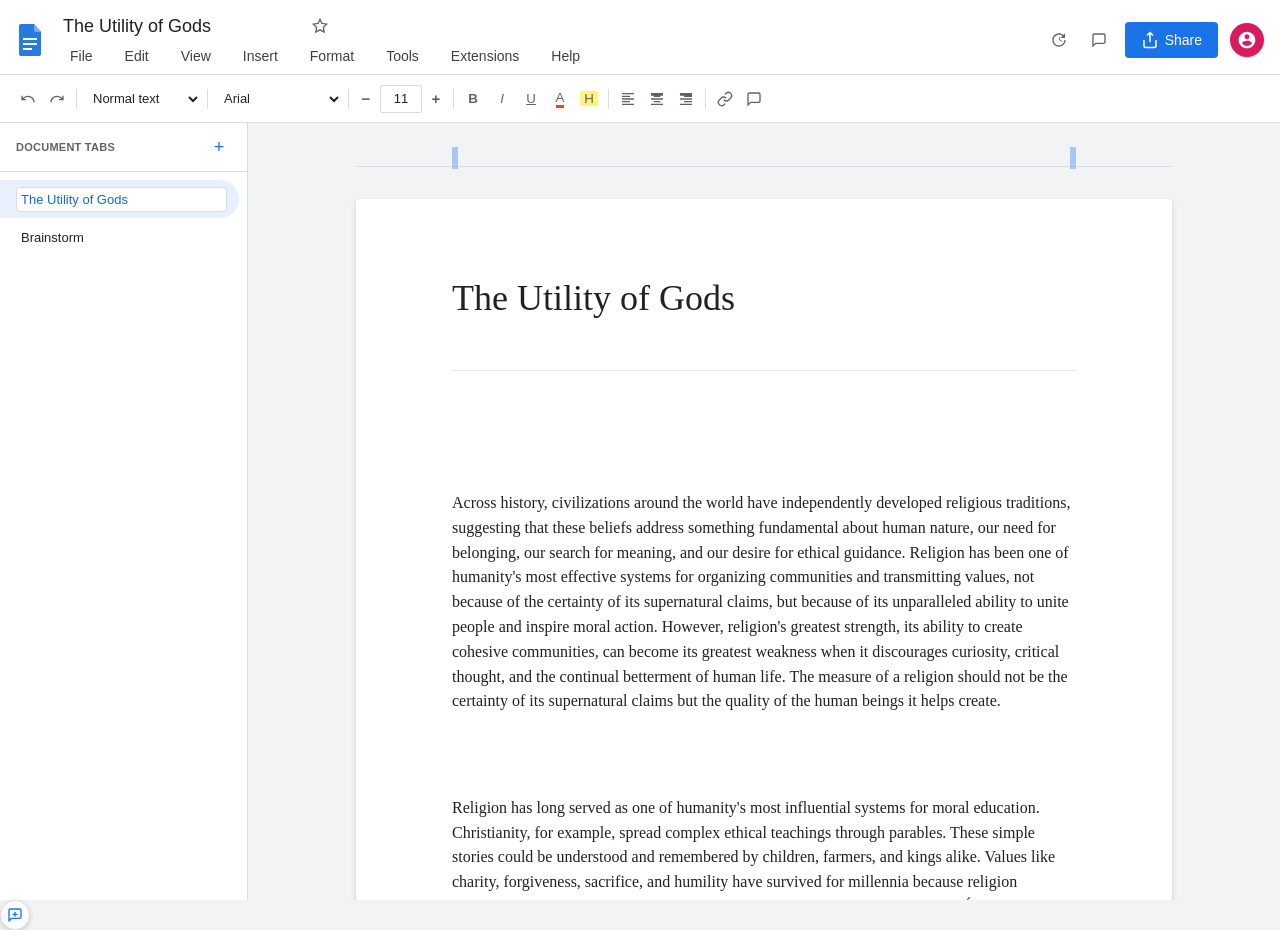
<file: index.html>
<!DOCTYPE html>
<html lang="en">
<head>
    <meta charset="UTF-8" />
    <meta name="viewport" content="width=device-width, initial-scale=1.0" />
    <title>The Utility of Gods - Google Docs</title>
    <link rel="icon" type="image/svg+xml" href="data:image/svg+xml;utf8,<svg xmlns='http://www.w3.org/2000/svg' viewBox='0 0 24 32'><path d='M16 0H3a2 2 0 0 0-2 2v28a2 2 0 0 0 2 2h18a2 2 0 0 0 2-2V8z' fill='%23267CDE'/><path d='M16 0v6a2 2 0 0 0 2 2h5z' fill='%237BAAF7'/><rect x='6' y='14' width='12' height='2' fill='%23fff'/><rect x='6' y='19' width='12' height='2' fill='%23fff'/><rect x='6' y='24' width='8' height='2' fill='%23fff'/></svg>" />

    <style>
        /* ===== layout.css ===== */
        :root {
            --header-bg: #ffffff;
            --toolbar-bg: #ffffff;
            --canvas-bg: #f1f3f4;
            --border-subtle: #e0e0e0;
            --border-strong: #dadce0;
            --text-primary: #202124;
            --text-secondary: #5f6368;
            --accent-blue: #1a73e8;
            --tabs-width: 248px;
            --panel-width: 360px;
            --page-width: 816px;
            --ruler-h: 20px;
        }

        * {
            box-sizing: border-box;
            transition: background-color .12s ease, color .12s ease, box-shadow .12s ease;
        }

        html,
        body {
            height: 100%;
            margin: 0;
            padding: 0;
            overflow: hidden;
            font-family: Arial, sans-serif;
            color: var(--text-primary);
            background: var(--canvas-bg);
        }

        /* ===== Scrollbar ===== */
        ::-webkit-scrollbar {
            width: 10px;
            height: 10px;
        }
        ::-webkit-scrollbar-track {
            background: transparent;
        }
        ::-webkit-scrollbar-thumb {
            background: #dadce0;
            border-radius: 8px;
            border: 2px solid #f1f3f4;
        }
        ::-webkit-scrollbar-thumb:hover {
            background: #bdc1c6;
        }

        ::selection {
            background: rgba(26, 115, 232, .25);
        }

        /* ===== Google Docs Cursor ===== */
        .doc-page {
            caret-color: #202124;
        }
        .doc-page * {
            caret-color: #202124;
        }
        .doc-page:focus {
            outline: none;
        }

        .app-shell {
            display: flex;
            flex-direction: column;
            height: 100dvh;
            min-height: 100dvh;
            background: var(--canvas-bg);
        }

        .app-header {
            flex: 0 0 auto;
            background: var(--header-bg);
            border-bottom: 1px solid var(--border-strong);
            z-index: 10;
            display: flex;
            flex-direction: column;
            min-height: unset;
            height: auto;
        }

        .workspace-wrapper {
            flex: 1 1 auto;
            display: flex;
            flex-direction: row;
            width: 100%;
            overflow: hidden;
            position: relative;
            min-height: 0;
        }

        /* Sidebar Navigation Tabs — document sidebar */
        .sidebar-tabs {
            width: var(--tabs-width);
            border-right: 1px solid #dadce0;
            background: #ffffff;
            display: flex;
            flex-direction: column;
            flex-shrink: 0;
            height: 100%;
        }

        .sidebar-header {
            padding: 12px 16px;
            font-size: 11px;
            text-transform: uppercase;
            letter-spacing: .25px;
            color: #5f6368;
            font-weight: 600;
            border-bottom: 1px solid #dadce0;
            display: flex;
            justify-content: space-between;
            align-items: center;
            flex-shrink: 0;
        }

        .add-tab-btn {
            background: none;
            border: none;
            color: var(--accent-blue);
            font-size: 18px;
            line-height: 1;
            cursor: pointer;
            width: 24px;
            height: 24px;
            border-radius: 50%;
            display: flex;
            align-items: center;
            justify-content: center;
            flex-shrink: 0;
        }
        .add-tab-btn:hover {
            background: rgba(26, 115, 232, 0.1);
        }

        .tabs-list {
            flex: 1;
            overflow-y: auto;
            padding: 8px 0;
        }

        .tab-item-row {
            display: flex;
            align-items: center;
            justify-content: space-between;
            padding: 6px 12px 6px 16px;
            padding-top: 7px;
            cursor: pointer;
            border-radius: 0 24px 24px 0;
            margin-right: 8px;
            font-size: 14px;
            color: var(--text-primary);
            gap: 8px;
            transition: background-color .12s ease, color .12s ease;
        }
        .tab-item-row:hover {
            background: #f1f3f4;
        }
        .tab-item-row.active {
            background: #e8f0fe;
            color: #1967d2;
            font-weight: 500;
        }

        .tab-name-input {
            border: 1px solid transparent;
            background: transparent;
            color: inherit;
            font-size: 13px;
            width: 100%;
            padding: 4px;
            border-radius: 4px;
            font-weight: inherit;
            outline: none;
        }
        .tab-item-row.active .tab-name-input {
            background: #ffffff;
            border-color: var(--border-strong);
        }
        .tab-name-input:focus {
            background: white;
            border-color: var(--accent-blue);
            outline: 2px solid var(--accent-blue);
            outline-offset: 1px;
        }

        .tab-close-btn {
            background: none;
            border: none;
            color: var(--text-secondary);
            cursor: pointer;
            font-size: 16px;
            padding: 0;
            display: none;
            border-radius: 50%;
            width: 20px;
            height: 20px;
            align-items: center;
            justify-content: center;
        }
        .tab-close-btn:hover {
            background: rgba(0, 0, 0, 0.1);
            color: #c2185b;
        }
        .tab-item-row:hover .tab-close-btn {
            display: flex;
        }

        /* Main Document Workspace Area */
        .workspace {
            flex: 1;
            display: flex;
            flex-direction: column;
            background: var(--canvas-bg);
            overflow: hidden;
            position: relative;
            min-height: 0;
        }

        .canvas-scroll-container {
            flex: 1;
            overflow-y: auto;
            overflow-x: visible;
            padding: 24px 0 24px 0;
            display: flex;
            justify-content: center;
            min-height: 0;
        }

        /* Document Page Wrapper */
        .doc-canvas {
            position: relative;
            width: var(--page-width);
        }

        .doc-page {
            width: 8.5in;
            min-height: 11in;
            padding: 72px 96px 150px 96px;
            margin: 2rem auto;
            background-color: #ffffff;
            box-shadow: 0 1px 3px rgba(60, 64, 67, .15), 0 4px 8px rgba(60, 64, 67, .08);
            border-radius: 2px;
            line-height: 1.55;
            outline: none;
            word-wrap: break-word;
            overflow-wrap: break-word;
            white-space: pre-wrap;
            position: relative;
            box-sizing: border-box;
            color: #202124;
            -webkit-font-smoothing: antialiased;
            transition: box-shadow .12s ease;
            caret-color: #202124;
        }
        .doc-page:hover {
            box-shadow: 0 2px 4px rgba(60, 64, 67, .15), 0 6px 12px rgba(60, 64, 67, .1);
        }
        .doc-page:focus {
            outline: none;
        }
        .doc-page * {
            max-width: 100%;
            box-sizing: border-box;
            caret-color: #202124;
        }
        .doc-page p {
            max-width: 660px;
            margin-left: auto;
            margin-right: auto;
        }

        .essay-main-title {
            font-family: 'Georgia', serif;
            font-size: 36px;
            font-weight: 400;
            color: #202124;
            margin-top: 0;
            margin-bottom: 10px;
            text-align: left;
            max-width: 660px;
            margin-left: auto;
            margin-right: auto;
        }
        .title-divider {
            border: 0;
            height: 1px;
            background: #e5e7eb;
            margin-bottom: 30px;
            max-width: 660px;
            margin-left: auto;
            margin-right: auto;
        }

        .editor-container {
            background-color: #f1f3f4;
            padding-top: 52px;
        }
        .page-number {
            text-align: center;
            margin-top: 16px;
            font-size: 11px;
            color: var(--text-secondary);
        }

        /* ===== COMMENTS MARGIN TRACK ===== */
        .margin-comments-track {
            position: absolute;
            top: 0;
            left: 100%;
            width: 320px;
            height: 100%;
            pointer-events: none;
            z-index: 100;
        }

        .margin-comment-card {
            position: absolute;
            width: 280px;
            background: #ffffff;
            border: 1px solid var(--border-strong);
            border-radius: 8px;
            padding: 12px;
            margin-left: 30px;
            box-shadow: 0 1px 2px rgba(60, 64, 67, .3), 0 1px 3px rgba(60, 64, 67, .15);
            pointer-events: auto;
            cursor: pointer;
            transition: box-shadow 0.15s, border-color 0.15s;
        }
        .margin-comment-card:hover {
            box-shadow: 0 4px 8px rgba(60, 64, 67, 0.15);
            border-color: var(--accent-blue);
        }
        .margin-comment-header {
            display: flex;
            align-items: center;
            gap: 8px;
            margin-bottom: 6px;
        }
        .margin-comment-avatar {
            width: 32px;
            height: 32px;
            border-radius: 50%;
            color: white;
            display: flex;
            align-items: center;
            justify-content: center;
            font-size: 11px;
            font-weight: 500;
            flex-shrink: 0;
        }
        .margin-comment-author {
            font-size: 13px;
            font-weight: 500;
            color: var(--text-primary);
        }
        .margin-comment-text {
            font-size: 13px;
            color: var(--text-primary);
            line-height: 1.4;
        }

        /* ===== COMMENTS SIDEBAR — FIXED ===== */
        .docs-sidebar {
            flex: 0 0 360px;
            width: 360px;
            height: 100%;
            background: #f9fbfd;
            border-left: 1px solid #dadce0;
            display: flex;
            flex-direction: column;
            overflow: hidden;
            z-index: 1000;
            position: relative;
            font-family: Arial, sans-serif;
            color: #1f1f1f;
            flex-shrink: 0;
        }
        .docs-sidebar[hidden] {
            display: none !important;
        }

        /* comments-header — unique, no inheritance from document sidebar */
        .comments-header {
            display: flex;
            justify-content: space-between;
            align-items: center;
            padding: 12px 20px 8px;
            border-bottom: 1px solid #dadce0;
            letter-spacing: 0;
            text-transform: none;
            font-size: 18px;
            color: #1f1f1f;
            height: 56px;
            flex-shrink: 0;
            background: #f9fbfd;
        }
        .comments-header h3 {
            font-size: 18px;
            font-weight: 400;
            margin: 0;
            color: #1f1f1f;
            letter-spacing: 0;
        }

        .comments-header .header-icons {
            display: flex;
            gap: 4px;
        }

        /* comments-tabs — completely separate from document sidebar tabs */
        .comments-tabs {
            display: flex;
            padding: 0 20px;
            margin-top: 0;
            border-bottom: 1px solid #dadce0;
            gap: 24px;
            background: #f9fbfd;
            letter-spacing: 0;
            text-transform: none;
            color: #444746;
            flex-shrink: 0;
            width: 100%;
            height: auto;
            border-right: none;
            flex-direction: row;
        }
        .comments-tabs .tab {
            font-size: 14px;
            font-weight: 500;
            color: #444746;
            padding-bottom: 12px;
            cursor: pointer;
            background: transparent;
            border-radius: 0;
        }
        .comments-tabs .tab.active {
            color: #0b57d0;
            border-bottom: 3px solid #0b57d0;
            border-radius: 3px 3px 0 0;
        }

        .comments-filters {
            padding: 12px 20px;
            display: flex;
            gap: 8px;
            flex-shrink: 0;
            background: #f9fbfd;
        }
        .comments-filters .filter-btn {
            background-color: white;
            border: 1px solid #747775;
            border-radius: 8px;
            padding: 6px 12px;
            font-size: 12px;
            font-weight: 500;
            color: #444746;
            cursor: pointer;
            display: flex;
            align-items: center;
            gap: 6px;
        }
        .comments-filters .filter-btn:hover {
            background-color: #f1f3f4;
        }

        .comments-content {
            flex: 1 1 auto;
            overflow-y: auto;
            padding: 8px 16px 16px;
            min-height: 0;
            width: 100%;
            background: #f9fbfd;
        }
        .comments-content .empty-state {
            display: flex;
            flex-direction: column;
            align-items: center;
            justify-content: center;
            height: 100%;
            gap: 16px;
            padding: 40px 0;
        }
        .comments-content .empty-state p {
            font-size: 14px;
            color: #444746;
            margin: 0;
        }

        .comments-content .primary-add-btn {
            background-color: #0b57d0;
            color: white;
            border: none;
            border-radius: 20px;
            padding: 10px 24px;
            font-size: 14px;
            font-weight: 500;
            cursor: pointer;
        }
        .comments-content .primary-add-btn:disabled {
            opacity: 0.45;
            cursor: default;
            pointer-events: none;
        }
        .comments-content .primary-add-btn:hover:not(:disabled) {
            background-color: #0842a0;
        }

        .comments-footer {
            padding: 16px 20px;
            font-size: 12px;
            color: #444746;
            text-align: center;
            line-height: 1.5;
            border-top: 1px solid #dadce0;
            flex-shrink: 0;
            background: #f9fbfd;
        }
        .comments-footer a {
            color: #0b57d0;
            text-decoration: none;
        }
        .comments-footer a:hover {
            text-decoration: underline;
        }

        /* Modern Google Docs Card Styling in Sidebar */
        .docs-comment-card {
            background: #ffffff;
            border: 1px solid #dadce0;
            border-radius: 8px;
            padding: 16px;
            margin-bottom: 12px;
            transition: box-shadow 0.15s, border-color 0.15s;
            box-shadow: 0 1px 2px rgba(60, 64, 67, .3), 0 1px 3px rgba(60, 64, 67, .15);
            cursor: pointer;
        }
        .docs-comment-card:hover {
            box-shadow: 0 1px 3px rgba(60, 64, 67, 0.2), 0 2px 6px rgba(60, 64, 67, 0.15);
            border-color: #c0c0c0;
        }
        .docs-comment-card.active-comment {
            border-left: 4px solid #0b57d0;
            background-color: #f8fafd;
        }
        .docs-comment-header {
            display: flex;
            align-items: center;
            gap: 8px;
            margin-bottom: 8px;
        }
        .docs-comment-avatar {
            width: 32px;
            height: 32px;
            border-radius: 50%;
            background-color: #0b57d0;
            color: white;
            display: flex;
            align-items: center;
            justify-content: center;
            font-size: 13px;
            font-weight: 500;
            flex-shrink: 0;
        }
        .docs-comment-avatar svg {
            width: 18px;
            height: 18px;
            fill: white;
        }
        .docs-comment-author {
            font-weight: 500;
            color: #1f1f1f;
            font-size: 13px;
        }
        .docs-comment-time {
            font-size: 11px;
            color: #5f6368;
            margin-left: auto;
        }
        .docs-comment-quote {
            font-size: 12px;
            color: #444746;
            border-left: 2px solid #1a73e8;
            padding-left: 8px;
            margin: 8px 0;
            font-style: italic;
            white-space: nowrap;
            overflow: hidden;
            text-overflow: ellipsis;
            background: #f8f9fa;
            padding: 6px 8px;
            border-radius: 0;
        }
        .docs-comment-body {
            color: #1f1f1f;
            font-size: 13px;
            line-height: 1.4;
            margin-bottom: 8px;
            word-break: break-word;
        }
        .docs-comment-actions {
            display: flex;
            gap: 8px;
            border-top: 1px solid #f1f3f4;
            padding-top: 8px;
            margin-top: 8px;
        }
        .docs-comment-btn {
            background: transparent;
            border: none;
            font-size: 12px;
            font-weight: 500;
            color: #0b57d0;
            cursor: pointer;
            padding: 4px 10px;
            border-radius: 16px;
            border: 1px solid #747775;
        }
        .docs-comment-btn:hover {
            background-color: #f1f3f4;
        }
        .docs-comment-btn.resolve-btn {
            color: #34a853;
            border-color: #34a853;
            background: transparent;
        }
        .docs-comment-btn.resolve-btn:hover {
            background-color: rgba(52, 168, 83, 0.05);
        }
        .docs-comment-btn.delete-btn {
            color: #d93025;
            border-color: #d93025;
        }
        .docs-comment-btn.delete-btn:hover {
            background-color: rgba(217, 48, 37, 0.05);
        }

        /* ===== Ruler ===== */
        .ruler {
            width: var(--page-width);
            height: 20px;
            background: #ffffff;
            position: relative;
            margin-bottom: 4px;
            border-bottom: 1px solid #dadce0;
            flex-shrink: 0;
            box-shadow: inset 0 -1px 0 #dadce0;
        }
        .ruler-track {
            position: relative;
            width: 100%;
            height: 100%;
        }
        .ruler-face {
            width: 100%;
            height: 100%;
            background: #f1f3f4;
        }
        .ruler-margin-marker {
            position: absolute;
            top: 0;
            width: 6px;
            height: 22px;
            background: #8ab4f8;
            opacity: 0.7;
        }

        /* ===== Version History ===== */
        #version-history-view[hidden] {
            display: none !important;
        }
        #version-history-view {
            position: fixed;
            top: 0;
            left: 0;
            width: 100vw;
            height: 100vh;
            z-index: 2000;
            background: var(--canvas-bg);
            display: flex;
            flex-direction: column;
        }

        .vh-header {
            display: flex;
            align-items: center;
            gap: 14px;
            padding: 12px 20px;
            background: #ffffff;
            border-bottom: 1px solid var(--border-strong);
            flex-shrink: 0;
        }
        .vh-title {
            font-size: 18px;
            font-weight: 400;
            flex: 1;
            color: #202124;
        }
        .vh-back-btn {
            background: transparent;
            border: none;
            cursor: pointer;
            width: 32px;
            height: 32px;
            border-radius: 4px;
            display: flex;
            align-items: center;
            justify-content: center;
        }
        .vh-back-btn:hover {
            background: rgba(60, 64, 67, 0.08);
        }
        .restore-action-btn {
            background: var(--accent-blue);
            color: #ffffff;
            border: none;
            padding: 8px 16px;
            font-size: 14px;
            font-weight: 500;
            border-radius: 4px;
            cursor: pointer;
        }
        .restore-action-btn:hover {
            background: #1557b0;
        }

        .vh-tabs-sidebar .tab-item-row {
            padding: 6px 16px;
            font-size: 13px;
        }
        .vh-tabs-sidebar .tab-item-row.active {
            background: #e8f0fe;
            color: #1967d2;
        }

        .version-list {
            display: flex;
            flex-direction: column;
            gap: 4px;
            padding: 8px 0;
        }

        .vh-item {
            display: flex;
            align-items: flex-start;
            gap: 10px;
            padding: 10px 12px;
            border-radius: 6px;
            cursor: pointer;
            transition: background 0.15s;
        }
        .vh-item:hover {
            background: #f1f3f4;
        }
        .vh-item.active {
            background: #e8f0fe;
        }

        .vh-item-arrow {
            color: var(--text-secondary);
            opacity: 0;
            transition: opacity 0.15s;
            margin-top: 2px;
            flex-shrink: 0;
        }
        .vh-item.active .vh-item-arrow {
            opacity: 1;
            color: var(--accent-blue);
        }

        .vh-item-content {
            flex: 1;
            min-width: 0;
        }
        .vh-item-time {
            font-size: 13px;
            font-weight: 500;
            color: var(--text-primary);
        }
        .vh-item-subtitle {
            font-size: 12px;
            color: var(--text-secondary);
            margin-bottom: 4px;
        }
        .vh-item-author-row {
            display: flex;
            align-items: center;
            gap: 6px;
            font-size: 12px;
        }
        .vh-author-dot {
            width: 16px;
            height: 16px;
            border-radius: 50%;
            flex-shrink: 0;
        }

        .vh-day-group {
            font-size: 11px;
            text-transform: uppercase;
            letter-spacing: 0.8px;
            color: var(--text-secondary);
            font-weight: 600;
            padding: 12px 12px 6px;
        }

        .vh-edit-you {
            position: relative;
            background-color: rgba(66, 133, 244, 0.08);
            border-radius: 2px;
            padding: 16px 12px 12px;
            margin: 0 -12px 16px;
        }
        .vh-edit-label {
            position: absolute;
            top: -12px;
            left: 12px;
            font-size: 10px;
            font-weight: 500;
            color: #4285f4;
            background: white;
            padding: 0 6px;
            white-space: nowrap;
        }

        .history-viewport {
            flex: 1;
            background-color: #f1f3f4;
            overflow-y: auto;
            padding: 40px 24px 80px 24px;
            display: flex;
            flex-direction: column;
            align-items: center;
            gap: 30px;
        }

        .history-page {
            background: #ffffff;
            width: 8.5in;
            min-height: 11in;
            padding: 72px 96px 150px 96px;
            box-shadow: 0 1px 3px rgba(60, 64, 67, .15), 0 4px 8px rgba(60, 64, 67, .08);
            box-sizing: border-box;
            position: relative;
            word-wrap: break-word;
            overflow-wrap: break-word;
            white-space: pre-wrap;
            line-height: 1.55;
            color: #202124;
            -webkit-font-smoothing: antialiased;
        }
        .history-page * {
            max-width: 100%;
            box-sizing: border-box;
        }
        .history-page p {
            max-width: 660px;
            margin-left: auto;
            margin-right: auto;
        }
        .history-page .page-number-label {
            position: absolute;
            bottom: 24px;
            right: 40px;
            font-size: 12px;
            color: #9ca3af;
            user-select: none;
        }

        .vh-author-dot.marcus-green {
            background-color: #0f9d58 !important;
        }
        .vh-item .vh-author-dot.you-blue {
            background-color: #1a73e8 !important;
        }

        /* ===== HEADER ===== */
        .header-top {
            display: flex;
            align-items: center;
            padding: 10px 16px 4px;
            gap: 12px;
            flex-shrink: 0;
        }

        .doc-icon {
            display: flex;
            align-items: center;
            border-radius: 4px;
            padding: 2px;
            text-decoration: none;
        }
        .doc-icon:hover {
            background: rgba(0, 0, 0, 0.05);
        }

        .title-block {
            flex: 1;
            display: flex;
            flex-direction: column;
        }
        .title-row {
            display: flex;
            align-items: center;
            gap: 4px;
            margin-top: 2px;
        }

        .doc-title {
            font-size: 18px;
            font-weight: 400;
            height: 28px;
            color: #202124;
            border: 1px solid transparent;
            background: transparent;
            padding: 2px 6px;
            border-radius: 4px;
            font-family: Arial, sans-serif;
            max-width: 280px;
            outline: none;
        }
        .doc-title:hover {
            border-color: var(--border-strong);
        }
        .doc-title:focus {
            background: #fff;
            border-color: var(--accent-blue);
            outline: 2px solid var(--accent-blue);
            outline-offset: 1px;
        }

        .star-btn {
            background: none;
            border: none;
            width: 28px;
            height: 28px;
            border-radius: 4px;
            color: var(--text-secondary);
            cursor: pointer;
            display: flex;
            align-items: center;
            justify-content: center;
        }
        .star-btn:hover {
            background: rgba(0, 0, 0, 0.05);
        }

        .menubar {
            display: flex;
            gap: 4px;
            margin-top: 2px;
        }
        .menubar span {
            padding: 0 14px;
            font-size: 14px;
            font-weight: 400;
            color: #3c4043;
            border-radius: 4px;
            cursor: pointer;
            user-select: none;
            line-height: 28px;
            transition: background-color .12s ease;
        }
        .menubar span:hover {
            background: #f1f3f4;
            border-radius: 4px;
        }

        .header-actions {
            display: flex;
            align-items: center;
            gap: 12px;
        }

        .icon-btn,
        .toolbar-btn {
            width: 28px;
            height: 28px;
            background: transparent;
            border: none;
            border-radius: 2px;
            color: #5f6368;
            display: inline-flex;
            align-items: center;
            justify-content: center;
            cursor: pointer;
            transition: background-color .12s ease, color .12s ease;
        }
        .icon-btn:hover,
        .toolbar-btn:hover {
            background: #f1f3f4;
            color: var(--text-primary);
        }

        .share-btn {
            background: #1a73e8;
            color: #ffffff;
            border: none;
            font-weight: 500;
            padding: 0 16px;
            height: 36px;
            border-radius: 4px;
            font-size: 14px;
            display: inline-flex;
            align-items: center;
            cursor: pointer;
            transition: background-color .12s ease;
        }
        .share-btn:hover {
            background: #1557b0;
        }

        .anonymous-profile {
            width: 34px;
            height: 34px;
            border-radius: 50%;
            background: #d81b60;
            color: #ffffff;
            display: flex;
            align-items: center;
            justify-content: center;
            cursor: help;
            box-shadow: 0 1px 2px rgba(0, 0, 0, 0.15);
        }
        .anonymous-profile svg {
            width: 20px;
            height: 20px;
            fill: white;
        }

        /* ===== TOOLBAR ===== */
        .toolbar {
            display: flex;
            align-items: center;
            flex-wrap: wrap;
            gap: 1px;
            padding: 4px 14px;
            background: #ffffff;
            border-top: 1px solid #dadce0;
            height: 48px;
            flex-shrink: 0;
        }
        .toolbar-sep {
            width: 1px;
            height: 20px;
            background: #dadce0;
            margin: 0 4px;
        }

        .toolbar-select {
            border: 1px solid transparent;
            background: transparent;
            font-family: inherit;
            font-size: 13px;
            color: var(--text-primary);
            padding: 4px 6px;
            border-radius: 2px;
            cursor: pointer;
            outline: none;
            height: 28px;
            transition: background-color .12s ease;
        }
        .toolbar-select:hover {
            background: #f1f3f4;
        }
        .toolbar-select:focus {
            outline: 2px solid var(--accent-blue);
            outline-offset: 1px;
        }

        #font-select {
            width: 130px;
        }
        #style-select {
            width: 120px;
        }

        .size-controls {
            display: flex;
            align-items: center;
        }
        .text-size-btn {
            width: 24px;
            height: 24px;
            font-size: 15px;
            font-weight: bold;
            border-radius: 2px;
            color: #5f6368;
        }
        .font-size-input {
            width: 42px;
            height: 28px;
            border: 1px solid #dadce0;
            text-align: center;
            font-size: 13px;
            margin: 0 2px;
            border-radius: 2px;
            outline: none;
            background: transparent;
            color: #202124;
        }
        .font-size-input:focus {
            outline: 2px solid var(--accent-blue);
            outline-offset: 1px;
        }

        /* ===== MODAL ===== */
        .modal-overlay {
            position: fixed;
            inset: 0;
            background: rgba(0, 0, 0, 0.4);
            display: flex;
            align-items: center;
            justify-content: center;
            z-index: 3000;
        }
        .modal-overlay[hidden] {
            display: none;
        }
        .modal-card {
            background: #ffffff;
            padding: 24px;
            border-radius: 8px;
            width: 440px;
            box-shadow: 0 4px 16px rgba(0, 0, 0, 0.2);
        }
        .modal-card h3 {
            margin: 0 0 12px 0;
            font-size: 18px;
            font-weight: 500;
        }
        .modal-card p {
            margin: 0 0 24px 0;
            font-size: 14px;
            color: var(--text-secondary);
            line-height: 1.5;
        }
        .modal-actions {
            display: flex;
            justify-content: flex-end;
            gap: 12px;
        }

        .btn-primary {
            background: #1a73e8;
            color: white;
            border: none;
            padding: 10px 24px;
            border-radius: 4px;
            cursor: pointer;
            font-weight: 500;
        }
        .btn-primary:hover {
            background: #1557b0;
        }
        .btn-secondary {
            background: transparent;
            color: #5f6368;
            border: 1px solid #dadce0;
            padding: 8px 20px;
            border-radius: 4px;
            cursor: pointer;
            font-weight: 500;
        }
        .btn-secondary:hover {
            background: rgba(0, 0, 0, 0.04);
        }

        /* ===== FLOATING COMMENT BUTTON ===== */
        #floating-comment-btn {
            position: absolute;
            width: 30px;
            height: 30px;
            border-radius: 50%;
            background: white;
            border: 1px solid var(--border-strong);
            box-shadow: 0 2px 5px rgba(0, 0, 0, 0.15);
            cursor: pointer;
            display: flex;
            align-items: center;
            justify-content: center;
            color: var(--accent-blue);
            z-index: 1000;
            transition: background 0.12s, transform 0.12s;
            padding: 0;
        }
        #floating-comment-btn:hover {
            background: #f1f3f4;
            transform: scale(1.05);
        }
        #floating-comment-btn svg {
            width: 16px;
            height: 16px;
        }

        /* ===== FLOATING COMPOSER ===== */
        .comment-floating-composer {
            background: white;
            border: 1px solid #dadce0;
            border-radius: 8px;
            box-shadow: 0 4px 20px rgba(0, 0, 0, 0.2);
            padding: 12px 16px;
            font-family: Arial, sans-serif;
            max-width: 340px;
            min-width: 260px;
        }
        .comment-floating-header {
            display: flex;
            justify-content: space-between;
            align-items: center;
            margin-bottom: 6px;
            font-weight: 500;
            font-size: 14px;
        }
        .close-popup-btn {
            background: none;
            border: none;
            font-size: 20px;
            cursor: pointer;
            color: #5f6368;
            padding: 0 4px;
        }
        .close-popup-btn:hover {
            color: #202124;
        }
        .comment-floating-quote {
            background: #f8f9fa;
            border-left: 2px solid #1a73e8;
            padding: 6px 10px;
            font-size: 13px;
            color: #3c4043;
            margin-bottom: 10px;
            font-style: italic;
            word-break: break-word;
        }
        .comment-floating-composer textarea {
            width: 100%;
            height: 60px;
            border: 1px solid #dadce0;
            border-radius: 4px;
            padding: 8px;
            font-size: 13px;
            resize: none;
            outline: none;
            font-family: inherit;
            margin-bottom: 8px;
        }
        .comment-floating-composer textarea:focus {
            border-color: #1a73e8;
            outline: 2px solid #1a73e8;
            outline-offset: 1px;
        }
        .comment-floating-actions {
            display: flex;
            justify-content: flex-end;
            gap: 8px;
        }
        .comment-floating-actions .btn-secondary {
            background: transparent;
            color: #5f6368;
            border: 1px solid #dadce0;
            padding: 6px 16px;
            border-radius: 4px;
            font-size: 12px;
            cursor: pointer;
        }
        .comment-floating-actions .btn-primary {
            background: #1a73e8;
            color: white;
            border: none;
            padding: 6px 16px;
            border-radius: 4px;
            font-size: 12px;
            font-weight: 500;
            cursor: pointer;
        }
        .comment-floating-actions .btn-primary:hover {
            background: #1557b0;
        }
        .comment-floating-actions .btn-secondary:hover {
            background: rgba(0, 0, 0, 0.04);
        }

        /* ===== COMMENT ANCHOR ===== */
        .comment-anchor {
            background: rgba(251, 188, 4, 0.25);
            border-bottom: 2px solid #fbbc04;
            cursor: pointer;
            transition: background 0.15s ease;
        }
        .comment-anchor.active,
        .comment-anchor:hover {
            background: rgba(251, 188, 4, 0.45);
        }
        .comment-anchor.resolved {
            background: transparent;
            border-bottom: none;
        }

        /* ===== RESPONSIVE ===== */
        @media (max-width: 1200px) {
            :root {
                --page-width: 680px;
            }
            .doc-page {
                padding: 56px 64px 120px 64px;
            }
            .doc-page p {
                max-width: 100%;
            }
            .essay-main-title {
                max-width: 100%;
            }
            .title-divider {
                max-width: 100%;
            }
            .history-page {
                padding: 56px 64px 120px 64px;
            }
            .history-page p {
                max-width: 100%;
            }
        }
        @media (max-width: 900px) {
            :root {
                --page-width: 100%;
                --panel-width: 300px;
            }
            .sidebar-tabs {
                width: 200px;
            }
            .docs-sidebar {
                width: 300px;
                flex: 0 0 300px;
            }
            .doc-page {
                padding: 40px 40px 100px 40px;
                width: 100%;
                min-height: auto;
                margin: 1rem 0;
                border-radius: 0;
                box-shadow: none;
            }
            .doc-page:hover {
                box-shadow: none;
            }
            .history-page {
                padding: 40px 40px 100px 40px;
                width: 100%;
                min-height: auto;
                border-radius: 0;
                box-shadow: none;
            }
            .ruler {
                display: none;
            }
            .doc-title {
                font-size: 16px;
                max-width: 140px;
                height: 24px;
            }
            .menubar span {
                padding: 0 8px;
                font-size: 12px;
            }
            #font-select {
                width: 100px;
            }
            #style-select {
                width: 90px;
            }
            .margin-comments-track {
                display: none;
            }
            .canvas-scroll-container {
                padding-top: 16px;
            }
        }
        @media (max-width: 640px) {
            .sidebar-tabs {
                display: none;
            }
            .docs-sidebar {
                width: 100%;
                flex: 0 0 100%;
                position: fixed;
                bottom: 0;
                left: 0;
                height: 70vh;
                border-left: none;
                border-top: 1px solid #dadce0;
                z-index: 500;
            }
            .doc-page {
                padding: 24px 20px 80px 20px;
            }
            .history-page {
                padding: 24px 20px 80px 20px;
            }
            .doc-title {
                font-size: 14px;
                max-width: 100px;
                height: 22px;
            }
            .header-top {
                flex-wrap: wrap;
                gap: 6px;
                padding: 6px 8px;
            }
            .menubar {
                flex-wrap: wrap;
                gap: 0;
            }
            .menubar span {
                padding: 0 6px;
                font-size: 11px;
                line-height: 24px;
            }
            .toolbar {
                height: 40px;
                padding: 2px 8px;
                gap: 0;
                overflow-x: auto;
                flex-wrap: nowrap;
            }
            .toolbar-select {
                font-size: 11px;
                padding: 2px 4px;
                height: 24px;
            }
            #font-select {
                width: 80px;
            }
            #style-select {
                width: 70px;
            }
            .font-size-input {
                width: 32px;
                height: 24px;
                font-size: 11px;
            }
            .text-size-btn {
                width: 20px;
                height: 20px;
                font-size: 12px;
            }
            .share-btn {
                padding: 0 10px;
                height: 30px;
                font-size: 12px;
            }
            .anonymous-profile {
                width: 28px;
                height: 28px;
            }
            .anonymous-profile svg {
                width: 16px;
                height: 16px;
            }
            .icon-btn,
            .toolbar-btn {
                width: 24px;
                height: 24px;
            }
            .vh-header {
                flex-wrap: wrap;
                padding: 8px 12px;
            }
            .vh-title {
                font-size: 14px;
            }
            .restore-action-btn {
                padding: 4px 12px;
                font-size: 12px;
            }
            .canvas-scroll-container {
                padding-top: 12px;
            }
            .comments-header {
                height: 48px;
                padding: 8px 16px;
            }
            .comments-header h3 {
                font-size: 16px;
            }
        }
    </style>
</head>
<body>

    <div class="app-shell" id="app-shell">

        <!-- HEADER -->
        <header class="app-header">
            <div class="header-top">
                <a class="doc-icon" href="https://docs.google.com" target="_blank" rel="noopener" title="Go to Google Docs">
                    <svg width="24" height="32" viewBox="0 0 24 32" fill="none" xmlns="http://www.w3.org/2000/svg">
                        <path d="M16 0H3a2 2 0 0 0-2 2v28a2 2 0 0 0 2 2h18a2 2 0 0 0 2-2V8L16 0z" fill="#267CDE"/>
                        <path d="M16 0v6a2 2 0 0 0 2 2h5L16 0z" fill="#7BAAF7"/>
                        <rect x="5" y="14" width="14" height="2" fill="#fff"/>
                        <rect x="5" y="19" width="14" height="2" fill="#fff"/>
                        <rect x="5" y="24" width="9" height="2" fill="#fff"/>
                    </svg>
                </a>
                <div class="title-block">
                    <div class="title-row">
                        <input type="text" class="doc-title" value="The Utility of Gods" aria-label="Document Title" />
                        <button class="star-btn" title="Star">
                            <svg width="16" height="16" viewBox="0 0 24 24" fill="none" stroke="currentColor" stroke-width="2">
                                <path d="M12 2l3.09 6.26L22 9.27l-5 4.87 1.18 6.88L12 17.77l-6.18 3.25L7 14.14 2 9.27l6.91-1.01L12 2z"/>
                            </svg>
                        </button>
                    </div>
                    <div class="menubar">
                        <span>File</span><span>Edit</span><span>View</span><span>Insert</span>
                        <span>Format</span><span>Tools</span><span>Extensions</span><span>Help</span>
                    </div>
                </div>
                <div class="header-actions">
                    <button class="icon-btn" id="history-btn" title="Open version history">
                        <svg width="20" height="20" viewBox="0 0 24 24" fill="currentColor">
                            <path d="M11.99 2C6.47 2 2 6.48 2 12s4.47 10 9.99 10C17.52 22 22 17.52 22 12h-2c0 4.42-3.58 8-8 8s-8-3.58-8-8 3.58-8 8-8c2.05 0 3.93.78 5.35 2.05L14 9h7V2l-2.67 2.67C16.65 3.02 14.46 2 11.99 2zm.01 5v5l4.28 2.54.72-.72L13 11V7h-1z"/>
                        </svg>
                    </button>
                    <button class="icon-btn" id="comment-btn" title="Open comments">
                        <svg width="20" height="20" viewBox="0 0 24 24" fill="none" stroke="currentColor" stroke-width="2">
                            <path d="M21 15a2 2 0 0 1-2 2H7l-4 4V5a2 2 0 0 1 2-2h14a2 2 0 0 1 2 2z"/>
                        </svg>
                    </button>
                    <button class="share-btn">
                        <svg width="18" height="18" viewBox="0 0 24 24" fill="none" stroke="currentColor" stroke-width="2" style="margin-right:6px;">
                            <path d="M4 12v8a2 2 0 0 0 2 2h12a2 2 0 0 0 2-2v-8M16 6l-4-4-4 4M12 2v13"/>
                        </svg>
                        Share
                    </button>
                    <div class="anonymous-profile" title="Anonymous Capybara">
                        <svg viewBox="0 0 24 24" fill="currentColor">
                            <path d="M12 2C6.48 2 2 6.48 2 12s4.48 10 10 10 10-4.48 10-10S17.52 2 12 2zm0 3c1.66 0 3 1.34 3 3s-1.34 3-3 3-3-1.34-3-3 1.34-3 3-3zm0 14.2c-2.5 0-4.71-1.28-6-3.22.03-1.99 4-3.08 6-3.08 1.99 0 5.97 1.09 6 3.08-1.29 1.94-3.5 3.22-6 3.22z"/>
                        </svg>
                    </div>
                </div>
            </div>

            <!-- TOOLBAR -->
            <div class="toolbar">
                <button class="toolbar-btn" data-action="undo" title="Undo (Ctrl+Z)">
                    <svg width="16" height="16" viewBox="0 0 24 24" fill="none" stroke="currentColor" stroke-width="2"><path d="M3 7v6h6M21 17a9 9 0 0 0-9-9 9 9 0 0 0-6 2.3L3 13"/></svg>
                </button>
                <button class="toolbar-btn" data-action="redo" title="Redo (Ctrl+Y)">
                    <svg width="16" height="16" viewBox="0 0 24 24" fill="none" stroke="currentColor" stroke-width="2"><path d="M21 7v6h-6M3 17a9 9 0 0 1 9-9 9 9 0 0 1 6 2.3l3 2.7"/></svg>
                </button>
                <span class="toolbar-sep"></span>

                <select class="toolbar-select" id="style-select" title="Styles" aria-label="Style">
                    <option value="Normal text" selected>Normal text</option>
                    <option value="Heading 1">Heading 1</option>
                    <option value="Heading 2">Heading 2</option>
                    <option value="Heading 3">Heading 3</option>
                </select>
                <span class="toolbar-sep"></span>

                <select class="toolbar-select" id="font-select" title="Font" aria-label="Font" style="font-family:Arial;">
                    <option value="Arial" selected>Arial</option>
                    <option value="Times New Roman">Times New Roman</option>
                    <option value="Courier New">Courier New</option>
                    <option value="Georgia">Georgia</option>
                </select>
                <span class="toolbar-sep"></span>

                <div class="size-controls">
                    <button class="toolbar-btn text-size-btn" id="decrease-size-btn" title="Decrease font size">−</button>
                    <input type="text" class="font-size-input" value="11" title="Font size" aria-label="Font size" />
                    <button class="toolbar-btn text-size-btn" id="increase-size-btn" title="Increase font size">+</button>
                </div>
                <span class="toolbar-sep"></span>

                <button class="toolbar-btn" data-action="bold" title="Bold (Ctrl+B)" style="font-weight:bold;">B</button>
                <button class="toolbar-btn" data-action="italic" title="Italic (Ctrl+I)" style="font-style:italic;">I</button>
                <button class="toolbar-btn" data-action="underline" title="Underline (Ctrl+U)" style="text-decoration:underline;">U</button>
                <button class="toolbar-btn" data-action="forecolor" title="Text Color">
                    <span style="border-bottom:3px solid #ea4335;">A</span>
                </button>
                <button class="toolbar-btn" data-action="hilitecolor" title="Highlight Color">
                    <span style="background:#fff475; padding:0 4px; border-radius:2px;">H</span>
                </button>
                <span class="toolbar-sep"></span>

                <button class="toolbar-btn" data-action="justifyleft" title="Align Left">
                    <svg width="16" height="16" viewBox="0 0 24 24" fill="currentColor"><path d="M15 15H3v2h12v-2zm0-8H3v2h12V7zM3 13h18v-2H3v2zm0 8h18v-2H3v2zM3 3v2h18V3H3z"/></svg>
                </button>
                <button class="toolbar-btn" data-action="justifycenter" title="Align Center">
                    <svg width="16" height="16" viewBox="0 0 24 24" fill="currentColor"><path d="M3 21h18v-2H3v2zm4-4h10v-2H7v2zm-4-4h18v-2H3v2zm4-4h10V7H7v2zm-4-4v2h18V3H3z"/></svg>
                </button>
                <button class="toolbar-btn" data-action="justifyright" title="Align Right">
                    <svg width="16" height="16" viewBox="0 0 24 24" fill="currentColor"><path d="M3 21h18v-2H3v2zm6-4h12v-2H9v2zm-6-4h18v-2H3v2zm6-4h12V7H9v2zm-6-4v2h18V3H3z"/></svg>
                </button>
                <span class="toolbar-sep"></span>

                <button class="toolbar-btn" data-action="link" id="link-btn" title="Insert link (Ctrl+K)">
                    <svg width="16" height="16" viewBox="0 0 24 24" fill="none" stroke="currentColor" stroke-width="2"><path d="M10 13a5 5 0 0 0 7.54.54l3-3a5 5 0 0 0-7.07-7.07l-1.72 1.71"/><path d="M14 11a5 5 0 0 0-7.54-.54l-3 3a5 5 0 0 0 7.07 7.07l1.71-1.71"/></svg>
                </button>

                <button class="toolbar-btn" id="add-comment-btn" title="Add comment">
                    <svg width="16" height="16" viewBox="0 0 24 24" fill="none" stroke="currentColor" stroke-width="2">
                        <path d="M21 15a2 2 0 0 1-2 2H7l-4 4V5a2 2 0 0 1 2-2h14a2 2 0 0 1 2 2z"/>
                    </svg>
                </button>
            </div>
        </header>

        <!-- WORKSPACE -->
        <div class="workspace-wrapper">

            <!-- Document sidebar -->
            <aside class="sidebar-tabs" id="sidebar-tabs">
                <div class="sidebar-header">
                    <span>Document Tabs</span>
                    <button class="add-tab-btn" id="add-tab-btn" title="Add Tab">+</button>
                </div>
                <div class="tabs-list" id="tabs-container"></div>
            </aside>

            <!-- Main canvas -->
            <main class="workspace" id="workspace">
                <div class="canvas-scroll-container" id="canvas-scroll-container">
                    <div class="doc-canvas" id="doc-canvas">
                        <div class="ruler">
                            <div class="ruler-track">
                                <div class="ruler-face"></div>
                                <div class="ruler-margin-marker" style="left:96px;"></div>
                                <div class="ruler-margin-marker" style="right:96px;"></div>
                            </div>
                        </div>
                        <div id="pages-container"></div>
                    </div>
                </div>
            </main>

            <!-- Comments Sidebar — using unique class names -->
            <aside class="docs-sidebar" id="docs-sidebar" hidden>
                <div class="comments-header">
                    <h3>Comments</h3>
                    <div class="header-icons">
                        <button class="icon-btn" id="close-comments-btn" title="Close comments">
                            <svg width="20" height="20" viewBox="0 0 24 24" fill="none" stroke="currentColor" stroke-width="2">
                                <line x1="18" y1="6" x2="6" y2="18"/><line x1="6" y1="6" x2="18" y2="18"/>
                            </svg>
                        </button>
                    </div>
                </div>

                <div class="comments-tabs">
                    <div class="tab active">All comments</div>
                    <div class="tab">For you</div>
                </div>

                <div class="comments-filters">
                    <button class="filter-btn">All types <span class="dropdown-arrow">▾</span></button>
                    <button class="filter-btn">All tabs <span class="dropdown-arrow">▾</span></button>
                </div>

                <div class="comments-content" id="comments-list">
                    <div class="empty-state">
                        <p>Start a discussion</p>
                        <button class="primary-add-btn" id="sidebar-add-comment-btn">Add comment</button>
                    </div>
                </div>

                <div class="comments-footer">
                    <p><strong>Who sees comments?</strong><br>
                        Your comments will be seen by anyone who can comment or edit this document. <a href="#">Learn more</a></p>
                </div>
            </aside>
        </div>
    </div>

    <!-- ===== FLOATING COMMENT BUTTON ===== -->
    <button id="floating-comment-btn" hidden title="Add comment">
        <svg width="16" height="16" viewBox="0 0 24 24" fill="none" stroke="currentColor" stroke-width="2" stroke-linecap="round" stroke-linejoin="round">
            <path d="M21 15a2 2 0 0 1-2 2H7l-4 4V5a2 2 0 0 1 2-2h14a2 2 0 0 1 2 2z"></path>
            <line x1="12" y1="8" x2="12" y2="14"></line>
            <line x1="9" y1="11" x2="15" y2="11"></line>
        </svg>
    </button>

    <!-- ===== VERSION HISTORY OVERLAY ===== -->
    <div id="version-history-view" hidden>
        <div style="display:flex; flex-direction:column; height:100vh;">

            <div class="vh-header">
                <button class="vh-back-btn" id="vh-back-btn" title="Back">
                    <svg width="20" height="20" viewBox="0 0 24 24" fill="none" stroke="currentColor" stroke-width="2">
                        <path d="M19 12H5M12 19l-7-7 7-7"/>
                    </svg>
                </button>
                <span class="vh-title" id="vh-top-date-title">July 14, 3:00 p.m.</span>
                <div style="flex:1;"></div>
                <button class="restore-action-btn" id="vh-restore-trigger-btn">Restore this version</button>
                <span class="vh-total-edits" id="vh-total-edits" style="margin-left:16px; font-size:13px; color:var(--text-secondary);">Total: 0 edits</span>
            </div>

            <div style="flex:1; display:flex; flex-direction:row; overflow:hidden;">
                <aside style="width:220px; border-right:1px solid var(--border-strong); background:#fff; padding:12px 0; overflow-y:auto; flex-shrink:0;">
                    <div style="padding:0 16px 8px; font-size:11px; text-transform:uppercase; letter-spacing:0.8px; color:var(--text-secondary); font-weight:600;">Document tabs</div>
                    <div id="vh-tabs-container"></div>
                </aside>

                <!-- History Viewport with pagination -->
                <main class="history-viewport" id="history-viewport">
                    <div id="vh-canvas"></div>
                </main>

                <aside style="width:280px; border-left:1px solid var(--border-strong); background:#fff; display:flex; flex-direction:column; flex-shrink:0;">
                    <div style="padding:16px; border-bottom:1px solid var(--border-strong);">
                        <h2 style="font-size:16px; font-weight:400; margin:0; color:#202124;">Version history</h2>
                    </div>
                    <div class="version-list" id="version-list" style="flex:1; overflow-y:auto; padding:8px 12px;"></div>
                    <div style="padding:12px 16px; border-top:1px solid var(--border-strong); font-size:12px; color:var(--text-secondary);">
                        <label><input type="checkbox" checked /> Highlight changes</label>
                    </div>
                </aside>
            </div>
        </div>
    </div>

    <!-- ===== RESTORE CONFIRMATION MODAL ===== -->
    <div class="modal-overlay" id="confirm-modal" hidden>
        <div class="modal-card">
            <h3>Restore this version?</h3>
            <p>This will replace your current document with the selected version. Are you sure?</p>
            <div class="modal-actions">
                <button class="btn-secondary" id="modal-cancel-btn">Cancel</button>
                <button class="btn-primary" id="modal-confirm-btn">Restore</button>
            </div>
        </div>
    </div>

    <!-- ===== SCRIPTS ===== -->
    <script>
        // No localStorage wiping — persistence is now fully enabled!
        // All data (tabs, active tab, history, comments) will survive page refreshes.
    </script>

    <script>
        // js/editor.js — FULL CONTENT RESTORED
        const EditorEngine = (() => {
            const STORAGE_KEY_TABS = 'gdocs_tabs_v1';
            const STORAGE_KEY_ACTIVE_TAB = 'gdocs_active_tab_v1';

            // ---- FULL ESSAY CONTENT (3 paragraphs) ----
            const fullEssayContent = `<div style="font-family: 'Times New Roman', Times, serif; font-size: 16px; line-height: 1.55;">
          <p>Across history, civilizations around the world have independently developed religious traditions, suggesting that these beliefs address something fundamental about human nature, our need for belonging, our search for meaning, and our desire for ethical guidance. Religion has been one of humanity's most effective systems for organizing communities and transmitting values, not because of the certainty of its supernatural claims, but because of its unparalleled ability to unite people and inspire moral action. However, religion's greatest strength, its ability to create cohesive communities, can become its greatest weakness when it discourages curiosity, critical thought, and the continual betterment of human life. The measure of a religion should not be the certainty of its supernatural claims but the quality of the human beings it helps create.</p>
          <p>Religion has long served as one of humanity's most influential systems for moral education. Christianity, for example, spread complex ethical teachings through parables. These simple stories could be understood and remembered by children, farmers, and kings alike. Values like charity, forgiveness, sacrifice, and humility have survived for millennia because religion packaged them within compelling narratives and shared rituals. The sociologist Émile Durkheim argued that religion reinforces social solidarity and collective identity by binding communities through shared practices and beliefs. Similarly, psychologist Jonathan Haidt argues in The Righteous Mind that religious communities foster cooperation and trust by creating "moral communities." Studies support this idea. According to the Pew Research Center, actively religious Americans report having larger social networks and stronger feelings of social support than their non-religious counterparts. Stories and rituals are effective because they connect abstract moral ideas to emotion, memory, and identity. As a result, religion builds communities capable of sustaining moral values across generations. Yet this very success creates a dangerous temptation. People can mistake the tool for its purpose and treat the stories as literal truth rather than as vehicles for human growth. Religion's greatest strength, then, is not in proving the supernatural but in cultivating communities of character.</p>
          <p>Of course, religion has also inspired remarkable scientific, philosophical, and humanitarian contributions throughout history. Many believers already embrace scientific inquiry, charity, and critical reflection. Traditions like Christianity, Judaism, and Islam have produced profound thinkers who engaged in rigorous questioning. The question, however, is not whether religion has done good, but whether it reaches its fullest potential when it encourages continued inquiry. Progress in science, ethics, and civil rights has repeatedly depended on people willing to question accepted ideas, whether religious, political, or cultural, rather than accept them uncritically. Many reformers, from abolitionists to civil rights leaders, drew on their faith while challenging the status quo. Nietzsche observed that modern society had outgrown religion's explanatory role but had yet to replace the moral structure it provided. Many of the natural phenomena once attributed to divine intervention are now explained through scientific inquiry, reducing one of religion's historical roles as an explanation for the natural world. Camus argued that genuine courage lies in continuing to search despite uncertainty rather than escaping into comforting certainty. I believe this willingness to continue searching is religion's greatest unrealized strength. The incredible power of religion to inspire, unite, and teach could be more fully realized by cultivating wiser, more compassionate, and more intellectually honest communities. Humanity does not need fewer cathedrals. It needs cathedrals dedicated to truth rather than certainty, where the greatest virtue is not unquestioning belief but the courage to continue searching. The truest measure of any religion is the kind of people it helps create.</p>
        </div>`;

            // ---- FULL BRAINSTORM CONTENT (all sections) ----
            const fullBrainstormContent = `<div style="font-family: Arial, sans-serif; line-height: 1.5; font-size: 14px; color: #202124;">
          <h3 style="margin-top: 0;">The Wasted Potential of Religion</h3>
          <p><strong>Brainstorm Document</strong></p>

          <h4>Main Question</h4>
          <p>What is religion supposed to accomplish?</p>
          <p><em>Not:</em></p>
          <ul>
            <li>Prove God exists</li>
            <li>Win debates</li>
            <li>Explain every mystery</li>
          </ul>
          <p><em>But:</em></p>
          <ul>
            <li>Help people become better human beings.</li>
            <li>Unite communities.</li>
            <li>Give people purpose.</li>
            <li>Teach morality.</li>
            <li>Provide hope during suffering.</li>
            <li>Encourage self-sacrifice and compassion.</li>
            <li>Give people something larger than themselves.</li>
          </ul>
          <p><strong>Possible Thesis:</strong><br>Religion's value should not be measured by whether its supernatural claims are true, but by whether it creates wiser, kinder, more thoughtful people.</p>

          <h4>Core Theme</h4>
          <ul>
            <li>Religion is humanity's greatest social technology.</li>
            <li>It evolved because it solved problems.</li>
          </ul>
          <p>Problems it solved:</p>
          <ul>
            <li>Death anxiety | Tribal conflict | Loneliness | Moral disagreement | Meaninglessness | Social cooperation | Charity | Community | Tradition | Identity</li>
          </ul>
          <p>Religion wasn't successful because miracles happened. Religion was successful because humans needed it.</p>

          <h4>Interesting Analogy Ideas</h4>
          <p>Religion is...</p>
          <ul>
            <li>Training wheels.</li>
            <li>A map instead of the destination.</li>
            <li>Scaffolding around a building.</li>
            <li>A language for morality.</li>
            <li>Humanity's operating system.</li>
            <li>A campfire where communities gathered.</li>
            <li>A compass rather than a GPS.</li>
            <li>A garden that requires constant pruning.</li>
            <li>A tool that sometimes mistakes itself for the craftsman.</li>
          </ul>
          <p><em>Possible line:</em> Every tool eventually dulls if it is never sharpened.</p>

          <h4>Why Religion Works So Well</h4>
          <p>Stories are easier than rules. People remember characters (Noah, Moses, Jesus, Buddha, Muhammad, Saints, Myths) rather than rigid lists.</p>
          <p>Religion connects ideas to emotions. Emotion creates memory. Memory creates identity. Identity shapes behaviour.</p>
          <p>Religion teaches through: stories, rituals, music, architecture, repetition, holidays, symbols, family traditions.</p>

          <h4>Why Every Civilization Invented Religion</h4>
          <p>Possible reasons: Fear of death, Need for explanation, Need for belonging, Need for justice, Hope, Order, Shared identity. Humans naturally search for patterns; religion may simply be the most effective pattern we've ever created.</p>

          <h4>Psychology</h4>
          <p>Religion satisfies several human needs: belonging, purpose, certainty, hope, community, identity, moral direction, and anxiety reduction.</p>
          <p><em>Theories to explore:</em> Terror Management Theory, Social Identity Theory, Moral Foundations Theory, Narrative Psychology.</p>

          <h4>Sociology</h4>
          <ul>
            <li><strong>Durkheim:</strong> Religion creates collective identity. Communities become stronger. Shared rituals create trust and increase cooperation.</li>
            <li><strong>Jonathan Haidt:</strong> Religion binds people together.</li>
            <li><strong>Pew Research:</strong> Religious communities often report stronger social support.</li>
          </ul>

          <h4>Philosophy Notes</h4>
          <ul>
            <li><strong>Camus:</strong> Life has no guaranteed meaning. Meaning must be created. Searching matters more than certainty. Religion should inspire searching rather than replace it.</li>
            <li><strong>Nietzsche:</strong> Religion once explained reality. Science replaced many explanations. The problem isn't losing God; the problem is losing morality afterwards. Religion should evolve instead of disappearing.</li>
            <li><strong>Kierkegaard:</strong> Faith contains uncertainty. True belief isn't mathematical certainty. (Interesting contrast with dogma).</li>
            <li><strong>William James:</strong> Religion should be judged by its practical effects. What kind of people does it create?</li>
            <li><strong>Karl Popper:</strong> Knowledge improves through criticism. Ideas must remain open to challenge. Religion should welcome questions.</li>
          </ul>

          <h4>Historical Examples</h4>
          <p>Religion has done incredible good: Hospitals, Universities, Charities, Abolition movement, Civil Rights Movement, monasteries preserving knowledge, Islamic Golden Age, scientific discoveries by religious thinkers (e.g., Gregor Mendel, Georges Lemaître, Martin Luther King Jr., Thomas Aquinas, Desmond Tutu).</p>

          <h4>The Turning Point</h4>
          <p>Where does religion begin to fail? When questions become dangerous, tradition becomes untouchable, belief becomes identity, certainty replaces humility, doctrine becomes more important than compassion, and defending religion becomes more important than improving humanity.</p>
          <p><em>Possible line:</em> "The story becomes more sacred than the lesson it was meant to teach."</p>

          <h4>The Biggest Waste</h4>
          <p>Religion possesses unbelievable power. Imagine if that power focused on: Scientific curiosity, Critical thinking, Education, Community service, Mental health, Environmental stewardship, Compassion, Philosophy, Dialogue—instead of simply preserving old answers.</p>

          <h4>Possible Counterarguments</h4>
          <p>Religion already changes. Many churches embrace science. Many believers question their faith. Many scientists are religious. Faith and reason are not opposites. Don't attack religion; attack stagnation.</p>

          <h4>My Position</h4>
          <p>I'm not arguing religion should disappear. I'm arguing religion should evolve. Religion shouldn't lose its traditions; it should expand them. The search for truth should become sacred.</p>

          <h4>Modern Examples to Consider</h4>
          <p>Climate change, Artificial Intelligence, Gene editing, Loneliness epidemic, Political polarization, Social media. Religion rarely leads these conversations. Could it? Should it?</p>

          <h4>Questions Worth Asking</h4>
          <p>What makes someone good? Can morality exist without religion? Can religion exist without certainty? Why do humans crave belief? Can doubt be holy? Should churches teach philosophy? What if questioning became a religious virtue?</p>

          <h4>Possible Metaphors</h4>
          <p>A cathedral under construction, A lighthouse, A growing tree, A bridge, A library, A compass, A forge, A garden, A mirror.</p>

          <h4>Favourite Ideas</h4>
          <ul>
            <li>"The measure of religion is the people it creates."</li>
            <li>"Religion is a tool, not a destination."</li>
            <li>"The purpose of faith should be transformation, not certainty."</li>
            <li>"Every generation inherits religion, but every generation should also improve it."</li>
            <li>"Truth has nothing to fear from questions."</li>
            <li>"The strongest faith should survive the strongest questions."</li>
            <li>"Religion solved humanity's oldest problems but often hesitates before humanity's newest ones."</li>
            <li>"We do not need fewer cathedrals. We need cathedrals where curiosity is considered a form of worship."</li>
          </ul>

          <h4>Possible Essay Structure</h4>
          <ol>
            <li><strong>Introduction</strong> &rarr; Why religion exists.</li>
            <li><strong>Paragraph 1</strong> &rarr; Why religion became one of humanity's greatest inventions.</li>
            <li><strong>Paragraph 2</strong> &rarr; How stories, rituals and communities shape moral behaviour.</li>
            <li><strong>Paragraph 3</strong> &rarr; When certainty replaces curiosity.</li>
            <li><strong>Paragraph 4</strong> &rarr; Counterargument: religion has inspired enormous progress.</li>
            <li><strong>Paragraph 5</strong> &rarr; Religion's unrealized potential.</li>
            <li><strong>Conclusion</strong> &rarr; The true measure of religion is the kind of people it creates.</li>
          </ol>
        </div>`;

            let documentTabs = [];
            try {
                const storedTabs = localStorage.getItem(STORAGE_KEY_TABS);
                if (storedTabs) {
                    documentTabs = JSON.parse(storedTabs);
                }
            } catch (e) {
                console.warn("Failed to load tabs from localStorage", e);
            }

            if (!documentTabs || documentTabs.length === 0) {
                documentTabs = [{
                    id: "tab_1",
                    title: "The Utility of Gods",
                    htmlContent: fullEssayContent
                }, {
                    id: "tab_2",
                    title: "Brainstorm",
                    htmlContent: fullBrainstormContent
                }];
            }

            let activeTabId = "tab_1";
            try {
                const storedActive = localStorage.getItem(STORAGE_KEY_ACTIVE_TAB);
                if (storedActive && documentTabs.some(t => t.id === storedActive)) {
                    activeTabId = storedActive;
                } else {
                    activeTabId = documentTabs[0].id;
                }
            } catch (e) {
                activeTabId = documentTabs[0].id;
            }

            function getTabs() { return documentTabs; }

            function getActiveTabId() { return activeTabId; }

            function saveToLocalStorage() {
                try {
                    localStorage.setItem(STORAGE_KEY_TABS, JSON.stringify(documentTabs));
                    localStorage.setItem(STORAGE_KEY_ACTIVE_TAB, activeTabId);
                } catch (e) {
                    console.warn("Failed to save tabs to localStorage", e);
                }
            }

            function switchTab(id) {
                const currentTab = documentTabs.find(t => t.id === activeTabId);
                if (currentTab) {
                    currentTab.htmlContent = getCombinedHtml();
                }
                activeTabId = id;
                saveToLocalStorage();
                renderTabsSidebar();
                loadActiveTabContent();
            }

            function createNewTab() {
                const currentTab = documentTabs.find(t => t.id === activeTabId);
                if (currentTab) {
                    currentTab.htmlContent = getCombinedHtml();
                }

                const newId = `tab_${Date.now()}`;
                const newTab = {
                    id: newId,
                    title: `Untitled Tab ${documentTabs.length + 1}`,
                    htmlContent: `<div><p>Start writing here...</p></div>`
                };

                documentTabs.push(newTab);
                activeTabId = newId;
                saveToLocalStorage();
                renderTabsSidebar();
                loadActiveTabContent();
                if (typeof HistoryEngine !== 'undefined') {
                    HistoryEngine.captureSnapshot(`Added ${newTab.title}`);
                }
            }

            function deleteTab(id, event) {
                if (event) event.stopPropagation();
                if (documentTabs.length <= 1) return;

                const index = documentTabs.findIndex(t => t.id === id);
                if (index === -1) return;

                documentTabs.splice(index, 1);
                if (activeTabId === id) {
                    activeTabId = documentTabs[Math.max(0, index - 1)].id;
                }
                saveToLocalStorage();
                renderTabsSidebar();
                loadActiveTabContent();
                if (typeof HistoryEngine !== 'undefined') {
                    HistoryEngine.captureSnapshot(`Deleted workspace tab`);
                }
            }

            function renderTabsSidebar() {
                const container = document.getElementById('tabs-container');
                if (!container) return;
                container.innerHTML = '';

                documentTabs.forEach(tab => {
                    const row = document.createElement('div');
                    row.className = `tab-item-row ${tab.id === activeTabId ? 'active' : ''}`;

                    row.innerHTML = `
                <input type="text" class="tab-name-input" value="${tab.title}" aria-label="Tab name">
                ${documentTabs.length > 1 ? `
                  <button class="tab-close-btn" title="Delete tab">
                    <svg width="12" height="12" viewBox="0 0 24 24" fill="none" stroke="currentColor" stroke-width="2.5"><line x1="18" y1="6" x2="6" y2="18"/><line x1="6" y1="6" x2="18" y2="18"/></svg>
                  </button>
                ` : ''}
              `;

                    const input = row.querySelector('.tab-name-input');

                    row.addEventListener('click', (e) => {
                        if (e.target !== input) {
                            switchTab(tab.id);
                        }
                    });

                    input.addEventListener('click', (e) => {
                        if (tab.id !== activeTabId) {
                            switchTab(tab.id);
                        }
                    });

                    input.addEventListener('input', () => {
                        tab.title = input.value.trim() || "Untitled Tab";
                        saveToLocalStorage();
                        const docTitleInput = document.querySelector('.doc-title');
                        if (docTitleInput && tab.id === activeTabId) {
                            docTitleInput.value = tab.title;
                        }

                        if (tab.id === activeTabId) {
                            const domTitle = document.querySelector('.doc-page .essay-main-title');
                            if (domTitle) {
                                domTitle.textContent = tab.title;
                                saveCurrentTabContent();
                            }
                        }
                    });

                    input.addEventListener('blur', () => {
                        if (!input.value.trim()) {
                            input.value = "Untitled Tab";
                            tab.title = "Untitled Tab";
                            saveToLocalStorage();
                        }
                        if (typeof HistoryEngine !== 'undefined') {
                            HistoryEngine.captureSnapshot(`Renamed tab to "${tab.title}"`);
                        }
                    });

                    if (documentTabs.length > 1) {
                        row.querySelector('.tab-close-btn').addEventListener('click', (e) => deleteTab(tab.id, e));
                    }

                    container.appendChild(row);
                });
            }

            function splitContentIntoPages(html, pageHeight) {
                const temp = document.createElement('div');
                temp.style.cssText =
                    'position:absolute; visibility:hidden; width:816px; padding:72px 96px 150px 96px; font-family: "Times New Roman", Times, serif; font-size:16px; line-height:1.55;';
                document.body.appendChild(temp);
                temp.innerHTML = html;

                const pages = [];
                let currentPageHtml = '';

                const children = Array.from(temp.childNodes);
                for (let node of children) {
                    const testDiv = document.createElement('div');
                    testDiv.style.cssText = temp.style.cssText;
                    testDiv.innerHTML = currentPageHtml + (node.outerHTML || node.textContent);
                    document.body.appendChild(testDiv);
                    const height = testDiv.scrollHeight;
                    document.body.removeChild(testDiv);

                    if (height > pageHeight && currentPageHtml !== '') {
                        pages.push(currentPageHtml);
                        currentPageHtml = node.outerHTML || node.textContent;
                    } else {
                        currentPageHtml += node.outerHTML || node.textContent;
                    }
                }
                if (currentPageHtml) pages.push(currentPageHtml);
                document.body.removeChild(temp);
                return pages;
            }

            function renderPages(htmlContent) {
                const target = document.getElementById('pages-container');
                if (!target) return;
                target.innerHTML = '';

                const pageHeight = 1056;
                const pagesHtml = splitContentIntoPages(htmlContent, pageHeight);

                pagesHtml.forEach((content, index) => {
                    const page = document.createElement('div');
                    page.className = 'doc-page';
                    page.contentEditable = 'true';
                    page.setAttribute('spellcheck', 'true');

                    let finalContent = content;

                    if (index === 0 && !finalContent.includes('essay-main-title')) {
                        const currentTab = documentTabs.find(t => t.id === activeTabId);
                        const titleText = currentTab ? currentTab.title : 'Untitled';
                        finalContent =
                            `<h1 class="essay-main-title">${titleText}</h1>\n<hr class="title-divider" />\n${finalContent}`;
                    }

                    page.innerHTML = finalContent;
                    page.dataset.pageIndex = index;

                    page.addEventListener('input', () => {
                        checkAndPaginate(page);
                        saveCurrentTabContent();
                        saveToLocalStorage();
                        if (typeof HistoryEngine !== 'undefined') {
                            HistoryEngine.scheduleSnapshot('Auto-saved layout edit');
                        }
                    });

                    target.appendChild(page);

                    const pageNum = document.createElement('div');
                    pageNum.className = 'page-number';
                    pageNum.textContent = index + 1;
                    target.appendChild(pageNum);
                });
            }

            function checkAndPaginate(page) {
                const pageHeight = 1056;
                if (page.scrollHeight > pageHeight + 50) {
                    const container = page.parentElement;
                    const allPages = container.querySelectorAll('.doc-page');
                    const idx = Array.from(allPages).indexOf(page);
                    if (idx === -1) return;

                    const html = page.innerHTML;
                    const temp = document.createElement('div');
                    temp.style.cssText =
                        'position:absolute; visibility:hidden; width:816px; padding:72px 96px 150px 96px; font-family: "Times New Roman", Times, serif; font-size:16px; line-height:1.55;';
                    document.body.appendChild(temp);

                    const parts = html.split(/(<p[^>]*>.*?<\/p>)/i);
                    let firstPart = '';
                    let secondPart = '';
                    for (let part of parts) {
                        temp.innerHTML = firstPart + part;
                        const h = temp.scrollHeight;
                        if (h < pageHeight) {
                            firstPart += part;
                        } else {
                            secondPart += part;
                        }
                    }
                    document.body.removeChild(temp);

                    if (secondPart.trim() === '') return;

                    page.innerHTML = firstPart;
                    const newPage = document.createElement('div');
                    newPage.className = 'doc-page';
                    newPage.contentEditable = 'true';
                    newPage.setAttribute('spellcheck', 'true');
                    newPage.innerHTML = secondPart;
                    newPage.dataset.pageIndex = idx + 1;

                    const pageNum = page.nextElementSibling;
                    if (pageNum) {
                        container.insertBefore(newPage, pageNum.nextSibling);
                    } else {
                        container.appendChild(newPage);
                    }

                    const allPageNums = container.querySelectorAll('.page-number');
                    allPageNums.forEach((num, i) => {
                        num.textContent = i + 1;
                    });

                    newPage.addEventListener('input', () => {
                        checkAndPaginate(newPage);
                        saveCurrentTabContent();
                        saveToLocalStorage();
                        HistoryEngine.scheduleSnapshot('Auto-saved layout edit');
                    });
                }
            }

            function loadActiveTabContent() {
                const tab = documentTabs.find(t => t.id === activeTabId);
                if (!tab) return;

                const docTitleInput = document.querySelector('.doc-title');
                if (docTitleInput) {
                    docTitleInput.value = tab.title;
                }

                renderPages(tab.htmlContent);

                if (typeof CommentsEngine !== 'undefined') {
                    CommentsEngine.renderCommentCards();
                }
            }

            function getCombinedHtml() {
                const pages = document.querySelectorAll('.doc-page');
                let html = '';
                pages.forEach(p => html += p.innerHTML);
                return html;
            }

            function saveCurrentTabContent() {
                const tab = documentTabs.find(t => t.id === activeTabId);
                if (tab) {
                    tab.htmlContent = getCombinedHtml();
                }
            }

            function splitHistoryContent(html) {
                const pageHeight = 1056;
                return splitContentIntoPages(html, pageHeight);
            }

            return {
                getTabs,
                getActiveTabId,
                renderTabsSidebar,
                loadActiveTabContent,
                createNewTab,
                switchTab,
                saveCurrentTabContent,
                getCombinedHtml,
                saveToLocalStorage,
                splitHistoryContent
            };
        })();
    </script>

    <script>
        // js/history.js — FULL 8-EDIT HISTORY WITH COMPLETE CONTENT
        const fullEssayContentHist = `<div style="font-family: 'Times New Roman', Times, serif; font-size: 16px; line-height: 1.55;">
          <p>Across history, civilizations around the world have independently developed religious traditions, suggesting that these beliefs address something fundamental about human nature, our need for belonging, our search for meaning, and our desire for ethical guidance. Religion has been one of humanity's most effective systems for organizing communities and transmitting values, not because of the certainty of its supernatural claims, but because of its unparalleled ability to unite people and inspire moral action. However, religion's greatest strength, its ability to create cohesive communities, can become its greatest weakness when it discourages curiosity, critical thought, and the continual betterment of human life. The measure of a religion should not be the certainty of its supernatural claims but the quality of the human beings it helps create.</p>
          <p>Religion has long served as one of humanity's most influential systems for moral education. Christianity, for example, spread complex ethical teachings through parables. These simple stories could be understood and remembered by children, farmers, and kings alike. Values like charity, forgiveness, sacrifice, and humility have survived for millennia because religion packaged them within compelling narratives and shared rituals. The sociologist Émile Durkheim argued that religion reinforces social solidarity and collective identity by binding communities through shared practices and beliefs. Similarly, psychologist Jonathan Haidt argues in The Righteous Mind that religious communities foster cooperation and trust by creating "moral communities." Studies support this idea. According to the Pew Research Center, actively religious Americans report having larger social networks and stronger feelings of social support than their non-religious counterparts. Stories and rituals are effective because they connect abstract moral ideas to emotion, memory, and identity. As a result, religion builds communities capable of sustaining moral values across generations. Yet this very success creates a dangerous temptation. People can mistake the tool for its purpose and treat the stories as literal truth rather than as vehicles for human growth. Religion's greatest strength, then, is not in proving the supernatural but in cultivating communities of character.</p>
          <p>Of course, religion has also inspired remarkable scientific, philosophical, and humanitarian contributions throughout history. Many believers already embrace scientific inquiry, charity, and critical reflection. Traditions like Christianity, Judaism, and Islam have produced profound thinkers who engaged in rigorous questioning. The question, however, is not whether religion has done good, but whether it reaches its fullest potential when it encourages continued inquiry. Progress in science, ethics, and civil rights has repeatedly depended on people willing to question accepted ideas, whether religious, political, or cultural, rather than accept them uncritically. Many reformers, from abolitionists to civil rights leaders, drew on their faith while challenging the status quo. Nietzsche observed that modern society had outgrown religion's explanatory role but had yet to replace the moral structure it provided. Many of the natural phenomena once attributed to divine intervention are now explained through scientific inquiry, reducing one of religion's historical roles as an explanation for the natural world. Camus argued that genuine courage lies in continuing to search despite uncertainty rather than escaping into comforting certainty. I believe this willingness to continue searching is religion's greatest unrealized strength. The incredible power of religion to inspire, unite, and teach could be more fully realized by cultivating wiser, more compassionate, and more intellectually honest communities. Humanity does not need fewer cathedrals. It needs cathedrals dedicated to truth rather than certainty, where the greatest virtue is not unquestioning belief but the courage to continue searching. The truest measure of any religion is the kind of people it helps create.</p>
        </div>`;

        const fullBrainstormContentHist = `<div style="font-family: Arial, sans-serif; line-height: 1.5; font-size: 14px; color: #202124;">
          <h3 style="margin-top: 0;">The Wasted Potential of Religion</h3>
          <p><strong>Brainstorm Document</strong></p>

          <h4>Main Question</h4>
          <p>What is religion supposed to accomplish?</p>
          <p><em>Not:</em></p>
          <ul>
            <li>Prove God exists</li>
            <li>Win debates</li>
            <li>Explain every mystery</li>
          </ul>
          <p><em>But:</em></p>
          <ul>
            <li>Help people become better human beings.</li>
            <li>Unite communities.</li>
            <li>Give people purpose.</li>
            <li>Teach morality.</li>
            <li>Provide hope during suffering.</li>
            <li>Encourage self-sacrifice and compassion.</li>
            <li>Give people something larger than themselves.</li>
          </ul>
          <p><strong>Possible Thesis:</strong><br>Religion's value should not be measured by whether its supernatural claims are true, but by whether it creates wiser, kinder, more thoughtful people.</p>

          <h4>Core Theme</h4>
          <ul>
            <li>Religion is humanity's greatest social technology.</li>
            <li>It evolved because it solved problems.</li>
          </ul>
          <p>Problems it solved:</p>
          <ul>
            <li>Death anxiety | Tribal conflict | Loneliness | Moral disagreement | Meaninglessness | Social cooperation | Charity | Community | Tradition | Identity</li>
          </ul>
          <p>Religion wasn't successful because miracles happened. Religion was successful because humans needed it.</p>

          <h4>Interesting Analogy Ideas</h4>
          <p>Religion is...</p>
          <ul>
            <li>Training wheels.</li>
            <li>A map instead of the destination.</li>
            <li>Scaffolding around a building.</li>
            <li>A language for morality.</li>
            <li>Humanity's operating system.</li>
            <li>A campfire where communities gathered.</li>
            <li>A compass rather than a GPS.</li>
            <li>A garden that requires constant pruning.</li>
            <li>A tool that sometimes mistakes itself for the craftsman.</li>
          </ul>
          <p><em>Possible line:</em> Every tool eventually dulls if it is never sharpened.</p>

          <h4>Why Religion Works So Well</h4>
          <p>Stories are easier than rules. People remember characters (Noah, Moses, Jesus, Buddha, Muhammad, Saints, Myths) rather than rigid lists.</p>
          <p>Religion connects ideas to emotions. Emotion creates memory. Memory creates identity. Identity shapes behaviour.</p>
          <p>Religion teaches through: stories, rituals, music, architecture, repetition, holidays, symbols, family traditions.</p>

          <h4>Why Every Civilization Invented Religion</h4>
          <p>Possible reasons: Fear of death, Need for explanation, Need for belonging, Need for justice, Hope, Order, Shared identity. Humans naturally search for patterns; religion may simply be the most effective pattern we've ever created.</p>

          <h4>Psychology</h4>
          <p>Religion satisfies several human needs: belonging, purpose, certainty, hope, community, identity, moral direction, and anxiety reduction.</p>
          <p><em>Theories to explore:</em> Terror Management Theory, Social Identity Theory, Moral Foundations Theory, Narrative Psychology.</p>

          <h4>Sociology</h4>
          <ul>
            <li><strong>Durkheim:</strong> Religion creates collective identity. Communities become stronger. Shared rituals create trust and increase cooperation.</li>
            <li><strong>Jonathan Haidt:</strong> Religion binds people together.</li>
            <li><strong>Pew Research:</strong> Religious communities often report stronger social support.</li>
          </ul>

          <h4>Philosophy Notes</h4>
          <ul>
            <li><strong>Camus:</strong> Life has no guaranteed meaning. Meaning must be created. Searching matters more than certainty. Religion should inspire searching rather than replace it.</li>
            <li><strong>Nietzsche:</strong> Religion once explained reality. Science replaced many explanations. The problem isn't losing God; the problem is losing morality afterwards. Religion should evolve instead of disappearing.</li>
            <li><strong>Kierkegaard:</strong> Faith contains uncertainty. True belief isn't mathematical certainty. (Interesting contrast with dogma).</li>
            <li><strong>William James:</strong> Religion should be judged by its practical effects. What kind of people does it create?</li>
            <li><strong>Karl Popper:</strong> Knowledge improves through criticism. Ideas must remain open to challenge. Religion should welcome questions.</li>
          </ul>

          <h4>Historical Examples</h4>
          <p>Religion has done incredible good: Hospitals, Universities, Charities, Abolition movement, Civil Rights Movement, monasteries preserving knowledge, Islamic Golden Age, scientific discoveries by religious thinkers (e.g., Gregor Mendel, Georges Lemaître, Martin Luther King Jr., Thomas Aquinas, Desmond Tutu).</p>

          <h4>The Turning Point</h4>
          <p>Where does religion begin to fail? When questions become dangerous, tradition becomes untouchable, belief becomes identity, certainty replaces humility, doctrine becomes more important than compassion, and defending religion becomes more important than improving humanity.</p>
          <p><em>Possible line:</em> "The story becomes more sacred than the lesson it was meant to teach."</p>

          <h4>The Biggest Waste</h4>
          <p>Religion possesses unbelievable power. Imagine if that power focused on: Scientific curiosity, Critical thinking, Education, Community service, Mental health, Environmental stewardship, Compassion, Philosophy, Dialogue—instead of simply preserving old answers.</p>

          <h4>Possible Counterarguments</h4>
          <p>Religion already changes. Many churches embrace science. Many believers question their faith. Many scientists are religious. Faith and reason are not opposites. Don't attack religion; attack stagnation.</p>

          <h4>My Position</h4>
          <p>I'm not arguing religion should disappear. I'm arguing religion should evolve. Religion shouldn't lose its traditions; it should expand them. The search for truth should become sacred.</p>

          <h4>Modern Examples to Consider</h4>
          <p>Climate change, Artificial Intelligence, Gene editing, Loneliness epidemic, Political polarization, Social media. Religion rarely leads these conversations. Could it? Should it?</p>

          <h4>Questions Worth Asking</h4>
          <p>What makes someone good? Can morality exist without religion? Can religion exist without certainty? Why do humans crave belief? Can doubt be holy? Should churches teach philosophy? What if questioning became a religious virtue?</p>

          <h4>Possible Metaphors</h4>
          <p>A cathedral under construction, A lighthouse, A growing tree, A bridge, A library, A compass, A forge, A garden, A mirror.</p>

          <h4>Favourite Ideas</h4>
          <ul>
            <li>"The measure of religion is the people it creates."</li>
            <li>"Religion is a tool, not a destination."</li>
            <li>"The purpose of faith should be transformation, not certainty."</li>
            <li>"Every generation inherits religion, but every generation should also improve it."</li>
            <li>"Truth has nothing to fear from questions."</li>
            <li>"The strongest faith should survive the strongest questions."</li>
            <li>"Religion solved humanity's oldest problems but often hesitates before humanity's newest ones."</li>
            <li>"We do not need fewer cathedrals. We need cathedrals where curiosity is considered a form of worship."</li>
          </ul>

          <h4>Possible Essay Structure</h4>
          <ol>
            <li><strong>Introduction</strong> &rarr; Why religion exists.</li>
            <li><strong>Paragraph 1</strong> &rarr; Why religion became one of humanity's greatest inventions.</li>
            <li><strong>Paragraph 2</strong> &rarr; How stories, rituals and communities shape moral behaviour.</li>
            <li><strong>Paragraph 3</strong> &rarr; When certainty replaces curiosity.</li>
            <li><strong>Paragraph 4</strong> &rarr; Counterargument: religion has inspired enormous progress.</li>
            <li><strong>Paragraph 5</strong> &rarr; Religion's unrealized potential.</li>
            <li><strong>Conclusion</strong> &rarr; The true measure of religion is the kind of people it creates.</li>
          </ol>
        </div>`;

        const outlineContent = `<h2>Persuasive Essay Outline</h2><ul><li>Intro</li><li>Body 1</li><li>Conclusion</li></ul>`;
        const introContent =
            `<h2>The Wasted Potential of Religion</h2><p>Across history, civilisations around the world have independantly developed religious traditions, suggesting that these beliefs address something fundamental about human nature.</p>`;
        const bodyContent =
            `<h2>The Wasted Potential of Religion</h2><p>Across history, civilisations around the world have independantly developed religious traditions...</p><p>Religion has long served as one of humanity's most influential systems for moral education.</p>`;

        const documentHistory = [{
            id: 8,
            dateObj: new Date('2026-05-15T16:00:00'),
            displayDate: "May 15, 4:00 p.m.",
            dayGroup: "Friday",
            author: "Marcus Le Van Mao",
            authorColor: "#0f9d58",
            description: "Edited: Format modifier applied",
            tabsState: [
                { id: 'tab_1', title: 'The Utility of Gods', content: fullEssayContentHist },
                { id: 'tab_2', title: 'Brainstorm', content: fullBrainstormContentHist }
            ]
        }, {
            id: 7,
            dateObj: new Date('2026-05-02T15:30:00'),
            displayDate: "May 2, 3:30 p.m.",
            dayGroup: "Saturday",
            author: "Marcus Le Van Mao",
            authorColor: "#0f9d58",
            description: "Edited: Grammar and spelling fixes",
            tabsState: [
                { id: 'tab_1', title: 'The Utility of Gods', content: fullEssayContentHist.replace(/civilizations/g,
                        'civilisations') },
                { id: 'tab_2', title: 'Brainstorm', content: fullBrainstormContentHist }
            ]
        }, {
            id: 6,
            dateObj: new Date('2026-05-01T14:30:00'),
            displayDate: "May 1, 2:30 p.m.",
            dayGroup: "Friday",
            author: "Marcus Le Van Mao",
            authorColor: "#0f9d58",
            description: "Edited: Expanded body with examples",
            tabsState: [
                { id: 'tab_1', title: 'The Utility of Gods', content: bodyContent +
                        "<p>Studies show religious communities report stronger social support...</p>" },
                { id: 'tab_2', title: 'Brainstorm', content: fullBrainstormContentHist }
            ]
        }, {
            id: 5,
            dateObj: new Date('2026-05-01T11:45:00'),
            displayDate: "May 1, 11:45 a.m.",
            dayGroup: "Friday",
            author: "Marcus Le Van Mao",
            authorColor: "#0f9d58",
            description: "Edited: Drafted final paragraphs",
            tabsState: [
                { id: 'tab_1', title: 'The Utility of Gods', content: bodyContent +
                        "<p>...and thus religion remains vital.</p>" },
                { id: 'tab_2', title: 'Brainstorm', content: fullBrainstormContentHist }
            ]
        }, {
            id: 4,
            dateObj: new Date('2026-05-01T10:30:00'),
            displayDate: "May 1, 10:30 a.m.",
            dayGroup: "Friday",
            author: "Marcus Le Van Mao",
            authorColor: "#0f9d58",
            description: "Edited: Drafted body paragraphs",
            tabsState: [
                { id: 'tab_1', title: 'The Utility of Gods', content: bodyContent },
                { id: 'tab_2', title: 'Brainstorm', content: fullBrainstormContentHist }
            ]
        }, {
            id: 3,
            dateObj: new Date('2026-05-01T09:15:00'),
            displayDate: "May 1, 9:15 a.m.",
            dayGroup: "Friday",
            author: "Marcus Le Van Mao",
            authorColor: "#0f9d58",
            description: "Edited: Drafted Introduction",
            tabsState: [
                { id: 'tab_1', title: 'The Utility of Gods', content: introContent },
                { id: 'tab_2', title: 'Brainstorm', content: fullBrainstormContentHist }
            ]
        }, {
            id: 2,
            dateObj: new Date('2026-04-13T14:05:00'),
            displayDate: "Apr 13, 2:05 p.m.",
            dayGroup: "Monday",
            author: "Marcus Le Van Mao",
            authorColor: "#0f9d58",
            description: "Edited: Added Brainstorm tab",
            tabsState: [
                { id: 'tab_1', title: 'The Utility of Gods', content: outlineContent },
                { id: 'tab_2', title: 'Brainstorm', content: fullBrainstormContentHist }
            ]
        }, {
            id: 1,
            dateObj: new Date('2026-04-05T10:45:00'),
            displayDate: "Apr 5, 10:45 a.m.",
            dayGroup: "Sunday",
            author: "Marcus Le Van Mao",
            authorColor: "#0f9d58",
            description: "Edited: Drafted essay outline",
            tabsState: [
                { id: 'tab_1', title: 'The Utility of Gods', content: outlineContent }
            ]
        }];

        const STORAGE_KEY = 'doc_history_v5';

        function loadHistoryFromStorage() {
            const stored = localStorage.getItem(STORAGE_KEY);
            if (stored) {
                try {
                    const parsed = JSON.parse(stored);
                    if (Array.isArray(parsed) && parsed.length > 0) {
                        parsed.forEach(v => { v.dateObj = new Date(v.dateObj); });
                        // Ensure entries 1-8 are "Marcus Le Van Mao" (green), entries 9+ are "You" (blue)
                        parsed.forEach(v => {
                            if (v.id <= 8) {
                                v.author = "Marcus Le Van Mao";
                                v.authorColor = "#0f9d58";
                            } else {
                                v.author = "You";
                                v.authorColor = "#1a73e8";
                            }
                        });
                        return parsed;
                    }
                } catch (e) {
                    console.warn('Failed to parse stored history.');
                }
            }
            return null;
        }

        function saveHistoryToStorage(history) {
            try {
                localStorage.setItem(STORAGE_KEY, JSON.stringify(history));
            } catch (e) {
                console.warn('Failed to save history to localStorage');
            }
        }

        let currentHistory = loadHistoryFromStorage() || documentHistory.slice();
        // Ensure the initial 8 are always Marcus, and any beyond are You
        currentHistory.forEach(v => {
            if (v.id <= 8) {
                v.author = "Marcus Le Van Mao";
                v.authorColor = "#0f9d58";
            } else {
                v.author = "You";
                v.authorColor = "#1a73e8";
            }
        });
        saveHistoryToStorage(currentHistory);

        let selectedPreviewIndex = 0;

        const HistoryEngine = (() => {
            let _history = currentHistory;
            let _snapshotTimeout = null;
            let _nextId = _history.length > 0 ? Math.max(..._history.map(v => v.id)) + 1 : 1;

            function _getCurrentTabsState() {
                if (typeof EditorEngine === 'undefined') return [];
                return EditorEngine.getTabs().map(tab => ({
                    id: tab.id,
                    title: tab.title,
                    content: tab.htmlContent
                }));
            }

            function _createSnapshot(description) {
                const now = new Date();
                const hours = now.getHours();
                const mins = now.getMinutes().toString().padStart(2, '0');
                const ampm = hours >= 12 ? 'p.m.' : 'a.m.';
                const displayHour = hours % 12 || 12;
                const displayDate =
                    `${now.toLocaleString('en', { month: 'short' })} ${now.getDate()}, ${displayHour}:${mins} ${ampm}`;
                const dayGroup = now.toLocaleString('en', { weekday: 'long' });

                const newId = _nextId++;
                // If this is beyond the first 8, it's "You" with blue
                const isYou = newId > 8;

                return {
                    id: newId,
                    dateObj: now,
                    displayDate: displayDate,
                    dayGroup: dayGroup,
                    author: isYou ? "You" : "Marcus Le Van Mao",
                    authorColor: isYou ? "#1a73e8" : "#0f9d58",
                    description: description || "Edited",
                    tabsState: _getCurrentTabsState()
                };
            }

            function _saveSnapshot(description) {
                const snapshot = _createSnapshot(description);
                _history.unshift(snapshot);
                if (_history.length > 50) _history.pop();
                saveHistoryToStorage(_history);
                renderHistorySidebar();
                const totalSpan = document.getElementById('vh-total-edits');
                if (totalSpan) totalSpan.textContent = `Total: ${_history.length} edits`;
                return snapshot;
            }

            return {
                captureSnapshot(description) {
                    return _saveSnapshot(description);
                },
                scheduleSnapshot(description) {
                    clearTimeout(_snapshotTimeout);
                    _snapshotTimeout = setTimeout(() => {
                        _saveSnapshot(description || "Auto-saved");
                    }, 1500);
                },
                previewSnapshot(index) {
                    selectedPreviewIndex = index;
                    const version = _history[index];
                    if (!version) return;
                    previewVersion(version.id);
                },
                getSelectedPreviewIndex() {
                    return selectedPreviewIndex;
                },
                rollbackTo(index) {
                    const version = _history[index];
                    if (!version) return;
                    const tabsState = version.tabsState;
                    if (!tabsState || tabsState.length === 0) return;

                    window.restoreFullDocumentState(tabsState);
                    const vhOverlay = document.getElementById('version-history-view');
                    if (vhOverlay) vhOverlay.hidden = true;
                    _saveSnapshot(`Restored to version from ${version.displayDate}`);
                },
                getHistory() {
                    return _history;
                }
            };
        })();

        let currentlyPreviewingVersionId = null;
        let currentlyPreviewingTabId = 'tab_1';

        function renderHistorySidebar() {
            const listContainer = document.getElementById('version-list');
            if (!listContainer) return;
            listContainer.innerHTML = '';

            let currentDayGroup = '';

            currentHistory.forEach((version, index) => {
                if (version.dayGroup !== currentDayGroup) {
                    currentDayGroup = version.dayGroup;
                    const dayHeader = document.createElement('div');
                    dayHeader.className = 'vh-day-group';
                    dayHeader.textContent = currentDayGroup;
                    listContainer.appendChild(dayHeader);
                }

                const isActive = version.id === currentlyPreviewingVersionId ||
                    (currentlyPreviewingVersionId === null && index === 0);

                const item = document.createElement('div');
                item.className = `vh-item ${isActive ? 'active' : ''}`;
                item.dataset.id = version.id;
                const dotColor = version.authorColor || (version.id <= 8 ? "#0f9d58" : "#1a73e8");
                const dotClass = version.id <= 8 ? 'marcus-green' : 'you-blue';
                item.innerHTML = `
              <div class="vh-item-arrow"><svg width="16" height="16" viewBox="0 0 24 24" fill="none" stroke="currentColor" stroke-width="2"><path d="M9 18l6-6-6-6"/></svg></div>
              <div class="vh-item-content">
                <div class="vh-item-time">${version.displayDate}</div>
                <div class="vh-item-subtitle">${version.description}</div>
                <div class="vh-item-author-row">
                  <div class="vh-author-dot ${dotClass}" style="background-color: ${dotColor};"></div>
                  <span style="color: ${dotColor}; font-weight: 500;">${version.author}</span>
                </div>
              </div>
            `;
                item.addEventListener('click', () => {
                    HistoryEngine.previewSnapshot(index);
                    document.querySelectorAll('.vh-item').forEach(i => i.classList.remove('active'));
                    item.classList.add('active');
                });
                listContainer.appendChild(item);
            });

            const totalSpan = document.getElementById('vh-total-edits');
            if (totalSpan) totalSpan.textContent = `Total: ${currentHistory.length} edits`;
        }

        function previewVersion(versionId) {
            const version = currentHistory.find(v => v.id === versionId);
            if (!version) return;

            currentlyPreviewingVersionId = version.id;
            const dateTitle = document.getElementById('vh-top-date-title');
            if (dateTitle) dateTitle.textContent = version.displayDate;

            const tabsContainer = document.getElementById('vh-tabs-container');
            if (!tabsContainer) return;
            tabsContainer.innerHTML = '';

            if (!version.tabsState || version.tabsState.length === 0) {
                tabsContainer.innerHTML = '<div style="padding:16px; color:#5f6368;">No tabs</div>';
                return;
            }

            const tabIds = version.tabsState.map(t => t.id);
            if (!tabIds.includes(currentlyPreviewingTabId)) {
                currentlyPreviewingTabId = version.tabsState[0].id;
            }

            version.tabsState.forEach(tab => {
                const isActive = tab.id === currentlyPreviewingTabId;
                const row = document.createElement('div');
                row.className = `tab-item-row ${isActive ? 'active' : ''}`;
                row.style.cursor = 'pointer';
                row.innerHTML = `
                <input type="text" class="tab-name-input" value="${tab.title}" readonly
                       style="background: ${isActive ? '#ffffff' : 'transparent'};
                              border-color: ${isActive ? 'var(--border-strong)' : 'transparent'};
                              font-weight: ${isActive ? '500' : 'normal'};
                              color: ${isActive ? 'var(--accent-blue)' : 'var(--text-primary)'};
                              width: 80%; outline: none; border-radius: 3px; padding: 2px 4px; font-size: inherit; font-family: inherit;">
              `;
                row.addEventListener('click', () => {
                    currentlyPreviewingTabId = tab.id;
                    previewVersion(versionId);
                });
                tabsContainer.appendChild(row);
            });

            const activeTab = version.tabsState.find(t => t.id === currentlyPreviewingTabId) || version.tabsState[0];
            const canvas = document.getElementById('vh-canvas');
            if (canvas) {
                let htmlContent = activeTab.content || '';
                if (version.author === 'You') {
                    htmlContent = `<div class="vh-edit-you">
                        <span class="vh-edit-label">Edited by You</span>
                        ${htmlContent}
                      </div>`;
                }

                const pages = EditorEngine.splitHistoryContent(htmlContent);
                canvas.innerHTML = '';
                pages.forEach((pageHtml, idx) => {
                    const pageDiv = document.createElement('div');
                    pageDiv.className = 'history-page';
                    if (idx === 0 && !pageHtml.includes('essay-main-title')) {
                        pageDiv.innerHTML = `
                    <h1 class="essay-main-title">${activeTab.title || 'Untitled'}</h1>
                    <hr class="title-divider" />
                    ${pageHtml}
                  `;
                    } else {
                        pageDiv.innerHTML = pageHtml;
                    }

                    const pageNum = document.createElement('div');
                    pageNum.className = 'page-number-label';
                    pageNum.textContent = `Page ${idx + 1}`;
                    pageDiv.appendChild(pageNum);
                    canvas.appendChild(pageDiv);
                });
            }

            const totalSpan = document.getElementById('vh-total-edits');
            if (totalSpan) totalSpan.textContent = `Total: ${currentHistory.length} edits`;
        }

        window.restoreFullDocumentState = function(savedTabsState) {
            if (typeof EditorEngine === 'undefined' || !savedTabsState || !savedTabsState.length) return;
            const liveTabs = EditorEngine.getTabs();
            liveTabs.length = 0;
            savedTabsState.forEach((tabState, idx) => {
                liveTabs.push({
                    id: tabState.id || `tab_${Date.now()}_${idx}`,
                    title: tabState.title || `Tab ${idx + 1}`,
                    htmlContent: tabState.content || '<div></div>'
                });
            });
            EditorEngine.switchTab(savedTabsState[0].id);
            EditorEngine.saveToLocalStorage();
        };

        function initHistory() {
            renderHistorySidebar();
            if (currentHistory.length > 0) {
                previewVersion(currentHistory[0].id);
                const firstItem = document.querySelector('.vh-item');
                if (firstItem) firstItem.classList.add('active');
            }
        }

        if (document.readyState === 'loading') {
            document.addEventListener('DOMContentLoaded', initHistory);
        } else {
            initHistory();
        }
    </script>

    <script>
        // js/comments.js — Dual system: margin cards + sidebar list
        const CommentsEngine = (() => {
            const comments = new Map();
            let pendingRange = null;
            let activePopup = null;
            let pendingCommentId = null;

            const STORAGE_KEY_COMMENTS = 'docs_margin_comments';

            loadCommentsFromStorage();

            if (document.readyState === 'loading') {
                document.addEventListener('DOMContentLoaded', () => {
                    initCommentsEngine();
                });
            } else {
                initCommentsEngine();
            }

            function initCommentsEngine() {
                bindSelectionListener();
                bindToolbarButtons();
                bindKeyboardShortcuts();
                renderCommentCards();
            }

            function loadCommentsFromStorage() {
                try {
                    const stored = localStorage.getItem(STORAGE_KEY_COMMENTS);
                    if (stored) {
                        const list = JSON.parse(stored);
                        comments.clear();
                        list.forEach(c => comments.set(c.id, c));
                    }
                } catch (e) {
                    console.warn("Failed to load comments from localStorage", e);
                }
            }

            function saveCommentsToStorage() {
                try {
                    const list = Array.from(comments.values());
                    localStorage.setItem(STORAGE_KEY_COMMENTS, JSON.stringify(list));
                } catch (e) {
                    console.warn("Failed to save comments to localStorage", e);
                }
            }

            function bindSelectionListener() {
                const pagesContainer = document.getElementById('pages-container');
                if (!pagesContainer) return;

                pagesContainer.style.position = 'relative';

                pagesContainer.addEventListener('mouseup', (e) => {
                    const page = e.target.closest('.doc-page');
                    if (!page) {
                        pendingRange = null;
                        updateFloatingCommentButton(null);
                        return;
                    }

                    const sel = window.getSelection();
                    if (!sel || sel.isCollapsed || sel.rangeCount === 0) {
                        pendingRange = null;
                        updateFloatingCommentButton(null);
                        return;
                    }

                    const range = sel.getRangeAt(0);
                    if (!range.toString().trim()) {
                        pendingRange = null;
                        updateFloatingCommentButton(null);
                        return;
                    }

                    const container = range.commonAncestorContainer;
                    const insidePage = container.nodeType === Node.ELEMENT_NODE ?
                        container.closest('.doc-page') :
                        container.parentElement?.closest('.doc-page');

                    if (insidePage) {
                        pendingRange = range.cloneRange();
                        updateFloatingCommentButton(pendingRange);
                    } else {
                        pendingRange = null;
                        updateFloatingCommentButton(null);
                    }
                });

                document.addEventListener('mousedown', (e) => {
                    if (!e.target.closest('.doc-page') &&
                        !e.target.closest('.comment-floating-composer') &&
                        !e.target.closest('#add-comment-btn') &&
                        !e.target.closest('#comment-btn') &&
                        !e.target.closest('#floating-comment-btn')) {
                        closePopup();
                    }
                });
            }

            function updateFloatingCommentButton(range) {
                const btn = document.getElementById('floating-comment-btn');
                if (!btn) return;

                if (!range) {
                    btn.hidden = true;
                    return;
                }

                const rects = range.getClientRects();
                if (rects.length === 0) {
                    btn.hidden = true;
                    return;
                }

                const lastRect = rects[rects.length - 1];
                const page = range.startContainer.nodeType === Node.ELEMENT_NODE ?
                    range.startContainer.closest('.doc-page') :
                    range.startContainer.parentElement?.closest('.doc-page');

                if (page) {
                    const pageRect = page.getBoundingClientRect();
                    const top = lastRect.top + window.scrollY;
                    const left = pageRect.right + window.scrollX - 40;

                    btn.style.position = 'absolute';
                    btn.style.left = left + 'px';
                    btn.style.top = top + 'px';
                    btn.hidden = false;
                } else {
                    btn.hidden = true;
                }
            }

            function bindToolbarButtons() {
                const btn = document.getElementById('add-comment-btn');
                if (btn) {
                    btn.addEventListener('click', (e) => {
                        e.preventDefault();
                        promptForCommentOnSelection();
                    });
                }

                const floatBtn = document.getElementById('floating-comment-btn');
                if (floatBtn) {
                    floatBtn.addEventListener('click', (e) => {
                        e.preventDefault();
                        promptForCommentOnSelection();
                        floatBtn.hidden = true;
                    });
                }
            }

            function bindKeyboardShortcuts() {
                document.addEventListener('keydown', (e) => {
                    if (e.ctrlKey && e.altKey && e.key.toLowerCase() === 'm') {
                        e.preventDefault();
                        promptForCommentOnSelection();
                    }
                });
            }

            function promptForCommentOnSelection() {
                const sel = window.getSelection();
                if (!sel || sel.isCollapsed || sel.rangeCount === 0) return;

                const range = sel.getRangeAt(0);
                const quoteText = range.toString();
                if (!quoteText.trim()) return;

                const cid = 'comment_' + Date.now();

                const span = document.createElement('span');
                span.className = 'comment-anchor temp-highlight';
                span.dataset.commentId = cid;

                try {
                    range.surroundContents(span);
                } catch (e) {
                    const frag = range.extractContents();
                    span.appendChild(frag);
                    range.insertNode(span);
                }

                const rect = span.getBoundingClientRect();
                sel.removeAllRanges();

                showFloatingComposer(cid, quoteText, rect, span);
            }

            function showFloatingComposer(cid, quote, rect, span) {
                closePopup();

                pendingCommentId = cid;

                const popup = document.createElement('div');
                popup.className = 'comment-floating-composer';

                let left = rect.left + window.scrollX;
                let top = rect.bottom + window.scrollY + 8;
                if (left + 340 > window.innerWidth) left = window.innerWidth - 350;
                if (left < 10) left = 10;

                popup.style.position = 'absolute';
                popup.style.left = left + 'px';
                popup.style.top = top + 'px';
                popup.style.width = '340px';
                popup.style.zIndex = '2500';

                // Anonymous profile SVG (same as top-right)
                const avatarSvg = `<svg viewBox="0 0 24 24" fill="currentColor" style="width:20px;height:20px;">
                    <path d="M12 2C6.48 2 2 6.48 2 12s4.48 10 10 10 10-4.48 10-10S17.52 2 12 2zm0 3c1.66 0 3 1.34 3 3s-1.34 3-3 3-3-1.34-3-3 1.34-3 3-3zm0 14.2c-2.5 0-4.71-1.28-6-3.22.03-1.99 4-3.08 6-3.08 1.99 0 5.97 1.09 6 3.08-1.29 1.94-3.5 3.22-6 3.22z"/>
                  </svg>`;

                popup.innerHTML = `
              <div class="docs-hover-card" style="background:#fff; border:1px solid #dadce0; border-radius:8px; padding:16px; box-shadow:0 4px 16px rgba(0,0,0,0.15);">
                <div class="card-header" style="display:flex; align-items:center; gap:12px; margin-bottom:12px;">
                  <div class="avatar" style="width:32px; height:32px; border-radius:50%; background-color:#d81b60; display:flex; align-items:center; justify-content:center; color:white; font-weight:bold;">
                    ${avatarSvg}
                  </div>
                  <span class="user-name" style="font-size:14px; font-weight:500; color:#1f1f1f;">You</span>
                </div>
                <div style="font-size:12px; color:#5f6368; font-style:italic; border-left:2px solid #1a73e8; padding-left:8px; margin-bottom:12px; overflow:hidden; text-overflow:ellipsis; white-space:nowrap; background:#f8f9fa; padding:6px 8px;">
                  "${quote}"
                </div>
                <div class="card-input-container" style="margin-bottom:12px;">
                  <input type="text" class="docs-pill-input" placeholder="Comment or add others with @" style="width:100%; border:1px solid #0b57d0; border-radius:24px; padding:10px 16px; font-size:14px; outline:none;">
                </div>
                <div class="card-actions" style="display:flex; justify-content:flex-end; gap:8px;">
                  <button class="btn-text-cancel" style="background:none; border:none; color:#5f6368; padding:8px 16px; cursor:pointer; font-size:14px; font-weight:500;">Cancel</button>
                  <button class="btn-filled-comment" disabled style="background:#e3e3e3; color:#5f6368; border:none; border-radius:24px; padding:8px 20px; cursor:default; font-size:14px; font-weight:500;">Comment</button>
                </div>
              </div>
            `;

                document.body.appendChild(popup);
                activePopup = popup;

                const input = popup.querySelector('.docs-pill-input');
                const commentBtn = popup.querySelector('.btn-filled-comment');
                const cancelBtn = popup.querySelector('.btn-text-cancel');

                input.focus();

                input.addEventListener('input', () => {
                    const value = input.value.trim();
                    if (value) {
                        commentBtn.disabled = false;
                        commentBtn.style.backgroundColor = '#0b57d0';
                        commentBtn.style.color = '#fff';
                        commentBtn.style.cursor = 'pointer';
                    } else {
                        commentBtn.disabled = true;
                        commentBtn.style.backgroundColor = '#e3e3e3';
                        commentBtn.style.color = '#5f6368';
                        commentBtn.style.cursor = 'default';
                    }
                });

                cancelBtn.addEventListener('click', () => {
                    if (span && span.parentNode) {
                        span.outerHTML = span.innerHTML;
                    }
                    closePopup();
                });

                commentBtn.addEventListener('click', () => {
                    const commentText = input.value.trim();
                    if (!commentText) return;

                    span.classList.remove('temp-highlight');

                    const commentData = {
                        id: cid,
                        tabId: EditorEngine.getActiveTabId(),
                        author: "You",
                        avatar: "Y",
                        text: commentText,
                        quote: quote,
                        time: new Date().toLocaleTimeString([], { hour: '2-digit', minute: '2-digit' }),
                        date: new Date().toLocaleDateString([], { month: 'short', day: 'numeric' }),
                        resolved: false
                    };

                    comments.set(cid, commentData);
                    saveCommentsToStorage();

                    EditorEngine.saveCurrentTabContent();
                    EditorEngine.saveToLocalStorage();

                    renderCommentCards();
                    const sidebar = document.getElementById('docs-sidebar');
                    if (sidebar) sidebar.hidden = false;

                    if (typeof HistoryEngine !== 'undefined') {
                        HistoryEngine.captureSnapshot(`Added comment: "${commentText}"`);
                    }

                    closePopup();
                });
            }

            function closePopup() {
                if (activePopup) {
                    activePopup.remove();
                    activePopup = null;
                }
                pendingCommentId = null;
            }

            function renderCommentCards() {
                renderMarginCards();
                renderSidebarList();
            }

            function renderMarginCards() {
                const container = document.getElementById('pages-container');
                if (!container) return;

                let track = document.getElementById('margin-comments-track');
                if (track) track.remove();

                track = document.createElement('div');
                track.id = 'margin-comments-track';
                track.className = 'margin-comments-track';
                container.appendChild(track);

                const activeTabId = EditorEngine.getActiveTabId();

                comments.forEach((c) => {
                    if (c.resolved || c.tabId !== activeTabId) return;

                    const anchor = document.querySelector(`.comment-anchor[data-comment-id="${c.id}"]`);
                    if (!anchor) return;

                    const page = anchor.closest('.doc-page');
                    if (!page) return;

                    const containerRect = container.getBoundingClientRect();
                    const anchorRect = anchor.getBoundingClientRect();

                    const top = (anchorRect.top - containerRect.top) + container.scrollTop;

                    const card = document.createElement('div');
                    card.className = 'margin-comment-card';
                    card.style.top = top + 'px';
                    card.innerHTML = `
                <div class="margin-comment-header">
                  <div class="margin-comment-avatar" style="background:${c.author === 'You' ? '#1a73e8' : '#0f9d58'}">${c.avatar || 'Y'}</div>
                  <span class="margin-comment-author">${c.author}</span>
                </div>
                <div class="margin-comment-text">${c.text}</div>
              `;
                    card.addEventListener('click', () => {
                        anchor.scrollIntoView({ behavior: 'smooth', block: 'center' });
                        document.querySelectorAll('.comment-anchor').forEach(a => a.classList.remove('active'));
                        anchor.classList.add('active');
                        document.querySelectorAll('.docs-comment-card').forEach(card => card.classList.remove(
                            'active-comment'));
                        const sidebarCard = document.querySelector(
                            `.docs-comment-card[data-comment-id="${c.id}"]`);
                        if (sidebarCard) sidebarCard.classList.add('active-comment');
                        const sidebar = document.getElementById('docs-sidebar');
                        if (sidebar) sidebar.hidden = false;
                    });
                    track.appendChild(card);
                });
            }

            function renderSidebarList() {
                const container = document.getElementById('comments-list');
                if (!container) return;

                container.innerHTML = '';
                const currentTabId = EditorEngine.getActiveTabId();

                const activeComments = Array.from(comments.values()).filter(c => c.tabId === currentTabId && !c.resolved);

                if (activeComments.length === 0) {
                    container.innerHTML = `
                <div class="empty-state">
                  <p>Start a discussion</p>
                  <button class="primary-add-btn" id="sidebar-add-comment-btn">Add comment</button>
                </div>
              `;

                    const emptyAddBtn = container.querySelector('#sidebar-add-comment-btn');
                    // --- IMPROVED: Google Docs style behavior ---
                    if (emptyAddBtn) {
                        // Disable button initially if no selection
                        const updateBtnState = () => {
                            const sel = window.getSelection();
                            const hasSelection = sel && sel.toString().trim().length > 0;
                            emptyAddBtn.disabled = !hasSelection;
                        };
                        updateBtnState();

                        // Listen to selection changes
                        document.addEventListener('selectionchange', updateBtnState);

                        emptyAddBtn.addEventListener('click', () => {
                            const sel = window.getSelection();
                            if (!sel || sel.toString().trim() === "") {
                                return; // No text selected, do nothing.
                            }
                            // Trigger the toolbar comment button
                            const toolbarBtn = document.getElementById('add-comment-btn');
                            if (toolbarBtn) {
                                toolbarBtn.click();
                            }
                        });
                    }
                    return;
                }

                activeComments.forEach(comment => {
                    const card = document.createElement('div');
                    card.className = 'docs-comment-card';
                    card.dataset.commentId = comment.id;

                    // Use anonymous avatar SVG for "You" comments
                    const avatarContent = comment.author === 'You' ?
                        `<svg viewBox="0 0 24 24" fill="currentColor"><path d="M12 2C6.48 2 2 6.48 2 12s4.48 10 10 10 10-4.48 10-10S17.52 2 12 2zm0 3c1.66 0 3 1.34 3 3s-1.34 3-3 3-3-1.34-3-3 1.34-3 3-3zm0 14.2c-2.5 0-4.71-1.28-6-3.22.03-1.99 4-3.08 6-3.08 1.99 0 5.97 1.09 6 3.08-1.29 1.94-3.5 3.22-6 3.22z"/></svg>` :
                        comment.avatar || 'Y';

                    card.innerHTML = `
                <div class="docs-comment-header">
                  <div class="docs-comment-avatar" style="background-color: ${comment.author === 'You' ? '#d81b60' : '#0f9d58'}">
                    ${avatarContent}
                  </div>
                  <span class="docs-comment-author">${comment.author}</span>
                  <span class="docs-comment-time">${comment.date}, ${comment.time}</span>
                </div>
                <div class="docs-comment-quote">
                  "${comment.quote}"
                </div>
                <div class="docs-comment-body">
                  ${comment.text}
                </div>
                <div class="docs-comment-actions">
                  <button class="docs-comment-btn resolve-btn" title="Mark as resolved">Resolve</button>
                  <button class="docs-comment-btn delete-btn" title="Delete comment">Delete</button>
                </div>
              `;

                    card.addEventListener('mouseenter', () => {
                        const anchor = document.querySelector(`.comment-anchor[data-comment-id="${comment.id}"]`);
                        if (anchor) anchor.classList.add('active');
                    });
                    card.addEventListener('mouseleave', () => {
                        const anchor = document.querySelector(`.comment-anchor[data-comment-id="${comment.id}"]`);
                        if (anchor) anchor.classList.remove('active');
                    });

                    card.addEventListener('click', (e) => {
                        if (e.target.closest('.docs-comment-btn')) return;
                        const anchor = document.querySelector(
                            `.comment-anchor[data-comment-id="${comment.id}"]`);
                        if (anchor) {
                            anchor.scrollIntoView({ behavior: 'smooth', block: 'center' });
                            document.querySelectorAll('.comment-anchor').forEach(a => a.classList.remove('active'));
                            anchor.classList.add('active');

                            document.querySelectorAll('.docs-comment-card').forEach(c => c.classList.remove(
                                'active-comment'));
                            card.classList.add('active-comment');

                            const marginCard = document.querySelector(
                                `.margin-comment-card[data-comment-id="${comment.id}"]`);
                            if (marginCard) marginCard.style.borderColor = '#1a73e8';
                        }
                        const sidebar = document.getElementById('docs-sidebar');
                        if (sidebar) sidebar.hidden = false;
                    });

                    card.querySelector('.resolve-btn').addEventListener('click', () => {
                        comment.resolved = true;
                        saveCommentsToStorage();

                        const anchor = document.querySelector(
                            `.comment-anchor[data-comment-id="${comment.id}"]`);
                        if (anchor) {
                            anchor.outerHTML = anchor.innerHTML;
                        }

                        EditorEngine.saveCurrentTabContent();
                        EditorEngine.saveToLocalStorage();
                        renderCommentCards();

                        if (typeof HistoryEngine !== 'undefined') {
                            HistoryEngine.captureSnapshot(`Resolved comment: "${comment.text}"`);
                        }
                    });

                    card.querySelector('.delete-btn').addEventListener('click', () => {
                        comments.delete(comment.id);
                        saveCommentsToStorage();

                        const anchor = document.querySelector(
                            `.comment-anchor[data-comment-id="${comment.id}"]`);
                        if (anchor) {
                            anchor.outerHTML = anchor.innerHTML;
                        }

                        EditorEngine.saveCurrentTabContent();
                        EditorEngine.saveToLocalStorage();
                        renderCommentCards();

                        if (typeof HistoryEngine !== 'undefined') {
                            HistoryEngine.captureSnapshot(`Deleted comment: "${comment.text}"`);
                        }
                    });

                    container.appendChild(card);
                });
            }

            return {
                renderCommentCards,
                closePopup,
                saveCommentsToStorage
            };
        })();

        document.addEventListener('DOMContentLoaded', () => {
            const pagesContainer = document.getElementById('pages-container');
            if (pagesContainer) {
                pagesContainer.addEventListener('click', (e) => {
                    const anchor = e.target.closest('.comment-anchor');
                    if (anchor) {
                        const cid = anchor.dataset.commentId;
                        const sidebar = document.getElementById('docs-sidebar');
                        if (sidebar) sidebar.hidden = false;

                        CommentsEngine.renderCommentCards();

                        const card = document.querySelector(`.docs-comment-card[data-comment-id="${cid}"]`);
                        if (card) {
                            card.scrollIntoView({ behavior: 'smooth', block: 'center' });
                            document.querySelectorAll('.docs-comment-card').forEach(c => c.classList.remove(
                                'active-comment'));
                            card.classList.add('active-comment');
                        }

                        document.querySelectorAll('.comment-anchor').forEach(a => a.classList.remove('active'));
                        anchor.classList.add('active');
                    }
                });
            }
        });
    </script>

    <script>
        // js/ui-wiring.js — Interactive Formatting, Menu Buttons & Overlay Bindings
        document.addEventListener('DOMContentLoaded', () => {
            const commentBtn = document.getElementById('comment-btn');
            const docsSidebar = document.getElementById('docs-sidebar');
            const closeCommentsBtn = document.getElementById('close-comments-btn');

            if (commentBtn && docsSidebar) {
                commentBtn.addEventListener('click', () => {
                    docsSidebar.hidden = !docsSidebar.hidden;
                    if (!docsSidebar.hidden) {
                        CommentsEngine.renderCommentCards();
                    }
                });
            }
            if (closeCommentsBtn && docsSidebar) {
                closeCommentsBtn.addEventListener('click', () => {
                    docsSidebar.hidden = true;
                });
            }

            const historyBtn = document.getElementById('history-btn');
            const vhView = document.getElementById('version-history-view');
            const vhBackBtn = document.getElementById('vh-back-btn');

            if (historyBtn && vhView) {
                historyBtn.addEventListener('click', () => {
                    EditorEngine.saveCurrentTabContent();
                    EditorEngine.saveToLocalStorage();
                    renderHistorySidebar();
                    if (currentHistory.length > 0) {
                        HistoryEngine.previewSnapshot(0);
                        const firstItem = document.querySelector('.vh-item');
                        if (firstItem) firstItem.classList.add('active');
                    }
                    vhView.hidden = false;
                });
            }
            if (vhBackBtn && vhView) {
                vhBackBtn.addEventListener('click', () => {
                    vhView.hidden = true;
                });
            }

            const vhRestoreBtn = document.getElementById('vh-restore-trigger-btn');
            const confirmModal = document.getElementById('confirm-modal');
            const modalCancelBtn = document.getElementById('modal-cancel-btn');
            const modalConfirmBtn = document.getElementById('modal-confirm-btn');

            if (vhRestoreBtn && confirmModal) {
                vhRestoreBtn.addEventListener('click', () => {
                    confirmModal.hidden = false;
                });
            }
            if (modalCancelBtn && confirmModal) {
                modalCancelBtn.addEventListener('click', () => {
                    confirmModal.hidden = true;
                });
            }
            if (modalConfirmBtn && confirmModal) {
                modalConfirmBtn.addEventListener('click', () => {
                    const activeIndex = HistoryEngine.getSelectedPreviewIndex();
                    HistoryEngine.rollbackTo(activeIndex);
                    confirmModal.hidden = true;
                    if (vhView) vhView.hidden = true;
                });
            }

            const addTabBtn = document.getElementById('add-tab-btn');
            if (addTabBtn) {
                addTabBtn.addEventListener('click', () => {
                    EditorEngine.createNewTab();
                });
            }

            const docTitleInput = document.querySelector('.doc-title');
            if (docTitleInput) {
                docTitleInput.addEventListener('input', () => {
                    const tabs = EditorEngine.getTabs();
                    const activeId = EditorEngine.getActiveTabId();
                    const activeTab = tabs.find(t => t.id === activeId);
                    if (activeTab) {
                        activeTab.title = docTitleInput.value.trim() || "Untitled Tab";
                        EditorEngine.renderTabsSidebar();
                        EditorEngine.saveToLocalStorage();

                        const domTitle = document.querySelector('.doc-page .essay-main-title');
                        if (domTitle) {
                            domTitle.textContent = activeTab.title;
                            EditorEngine.saveCurrentTabContent();
                        }
                    }
                });
            }

            document.querySelectorAll('.toolbar-btn[data-action]').forEach(btn => {
                btn.addEventListener('click', () => {
                    const action = btn.getAttribute('data-action');
                    if (action === 'bold' || action === 'italic' || action === 'underline' ||
                        action === 'justifyleft' || action === 'justifycenter' || action === 'justifyright' ||
                        action === 'undo' || action === 'redo') {
                        document.execCommand(action, false, null);
                        EditorEngine.saveCurrentTabContent();
                        EditorEngine.saveToLocalStorage();
                    } else if (action === 'forecolor') {
                        const color = prompt("Enter text color (e.g., red, #ea4335):", "#ea4335");
                        if (color) {
                            document.execCommand('foreColor', false, color);
                            EditorEngine.saveCurrentTabContent();
                            EditorEngine.saveToLocalStorage();
                        }
                    } else if (action === 'hilitecolor') {
                        const color = prompt("Enter highlight color (e.g., yellow, #fff475):", "#fff475");
                        if (color) {
                            document.execCommand('hiliteColor', false, color);
                            EditorEngine.saveCurrentTabContent();
                            EditorEngine.saveToLocalStorage();
                        }
                    } else if (action === 'link') {
                        const url = prompt("Enter URL:", "https://");
                        if (url) {
                            document.execCommand('createLink', false, url);
                            EditorEngine.saveCurrentTabContent();
                            EditorEngine.saveToLocalStorage();
                        }
                    }
                });
            });

            const fontSelect = document.getElementById('font-select');
            if (fontSelect) {
                fontSelect.addEventListener('change', () => {
                    document.execCommand('fontName', false, fontSelect.value);
                    EditorEngine.saveCurrentTabContent();
                    EditorEngine.saveToLocalStorage();
                });
            }

            const styleSelect = document.getElementById('style-select');
            if (styleSelect) {
                styleSelect.addEventListener('change', () => {
                    const val = styleSelect.value;
                    if (val.startsWith('Heading')) {
                        const level = val.split(' ')[1];
                        document.execCommand('formatBlock', false, 'H' + level);
                    } else {
                        document.execCommand('formatBlock', false, 'P');
                    }
                    EditorEngine.saveCurrentTabContent();
                    EditorEngine.saveToLocalStorage();
                });
            }

            const fontSizeInput = document.querySelector('.font-size-input');
            const decreaseBtn = document.getElementById('decrease-size-btn');
            const increaseBtn = document.getElementById('increase-size-btn');

            function changeFontSize(newSize) {
                if (newSize < 6) newSize = 6;
                if (newSize > 72) newSize = 72;
                if (fontSizeInput) fontSizeInput.value = newSize;

                const sel = window.getSelection();
                if (sel && sel.rangeCount > 0 && !sel.isCollapsed) {
                    const range = sel.getRangeAt(0);
                    const span = document.createElement('span');
                    span.style.fontSize = newSize + 'px';
                    try {
                        range.surroundContents(span);
                    } catch (e) {
                        const frag = range.extractContents();
                        span.appendChild(frag);
                        range.insertNode(span);
                    }
                    EditorEngine.saveCurrentTabContent();
                    EditorEngine.saveToLocalStorage();
                }
            }

            if (fontSizeInput) {
                fontSizeInput.addEventListener('change', () => {
                    changeFontSize(parseInt(fontSizeInput.value) || 11);
                });
            }
            if (decreaseBtn) {
                decreaseBtn.addEventListener('click', () => {
                    changeFontSize((parseInt(fontSizeInput?.value) || 11) - 1);
                });
            }
            if (increaseBtn) {
                increaseBtn.addEventListener('click', () => {
                    changeFontSize((parseInt(fontSizeInput?.value) || 11) + 1);
                });
            }

            // Keyboard shortcuts: Ctrl+B, Ctrl+I, Ctrl+Z, Ctrl+Shift+Z, Ctrl+K
            document.addEventListener('keydown', (e) => {
                if (e.ctrlKey && !e.shiftKey && !e.altKey) {
                    const key = e.key.toLowerCase();
                    if (key === 'b') { e.preventDefault();
                        document.execCommand('bold', false, null);
                        EditorEngine.saveCurrentTabContent();
                        EditorEngine.saveToLocalStorage(); } else if (key === 'i') { e.preventDefault();
                        document.execCommand('italic', false, null);
                        EditorEngine.saveCurrentTabContent();
                        EditorEngine.saveToLocalStorage(); } else if (key === 'u') { e.preventDefault();
                        document.execCommand('underline', false, null);
                        EditorEngine.saveCurrentTabContent();
                        EditorEngine.saveToLocalStorage(); } else if (key === 'z') { e.preventDefault();
                        document.execCommand('undo', false, null);
                        EditorEngine.saveCurrentTabContent();
                        EditorEngine.saveToLocalStorage(); } else if (key === 'k') { e.preventDefault();
                        const url = prompt("Enter URL:", "https://");
                        if (url) {
                            document.execCommand('createLink', false, url);
                            EditorEngine.saveCurrentTabContent();
                            EditorEngine.saveToLocalStorage();
                        }
                    }
                } else if (e.ctrlKey && e.shiftKey && !e.altKey) {
                    if (e.key.toLowerCase() === 'z') {
                        e.preventDefault();
                        document.execCommand('redo', false, null);
                        EditorEngine.saveCurrentTabContent();
                        EditorEngine.saveToLocalStorage();
                    }
                }
            });

            EditorEngine.renderTabsSidebar();
            EditorEngine.loadActiveTabContent();
        });
    </script>

    <!-- ===== BEFORE UNLOAD PERSISTENCE ===== -->
    <script>
        window.addEventListener('beforeunload', () => {
            if (typeof EditorEngine !== 'undefined') {
                EditorEngine.saveCurrentTabContent();
                EditorEngine.saveToLocalStorage();
            }
            if (typeof HistoryEngine !== 'undefined') {
                saveHistoryToStorage(HistoryEngine.getHistory());
            }
            if (typeof CommentsEngine !== 'undefined') {
                CommentsEngine.saveCommentsToStorage();
            }
        });
    </script>

</body>
</html>
</file>
